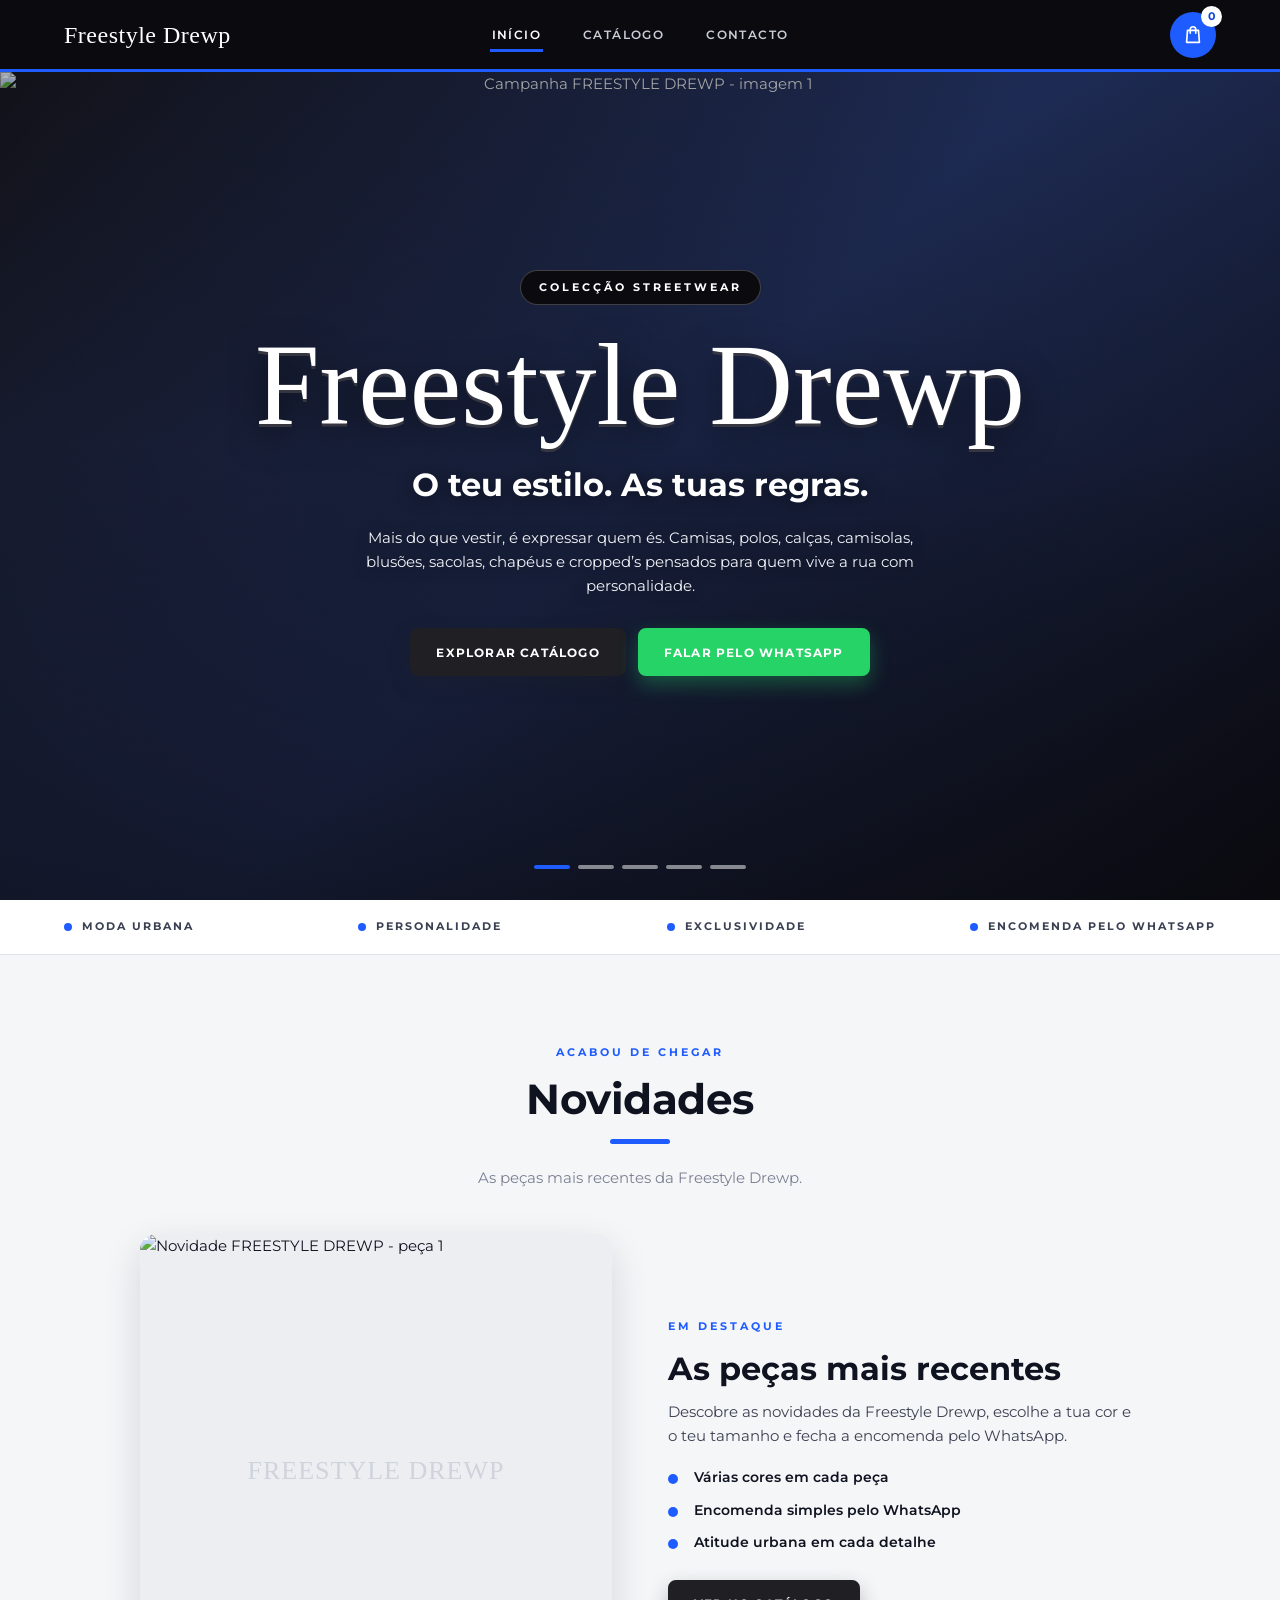
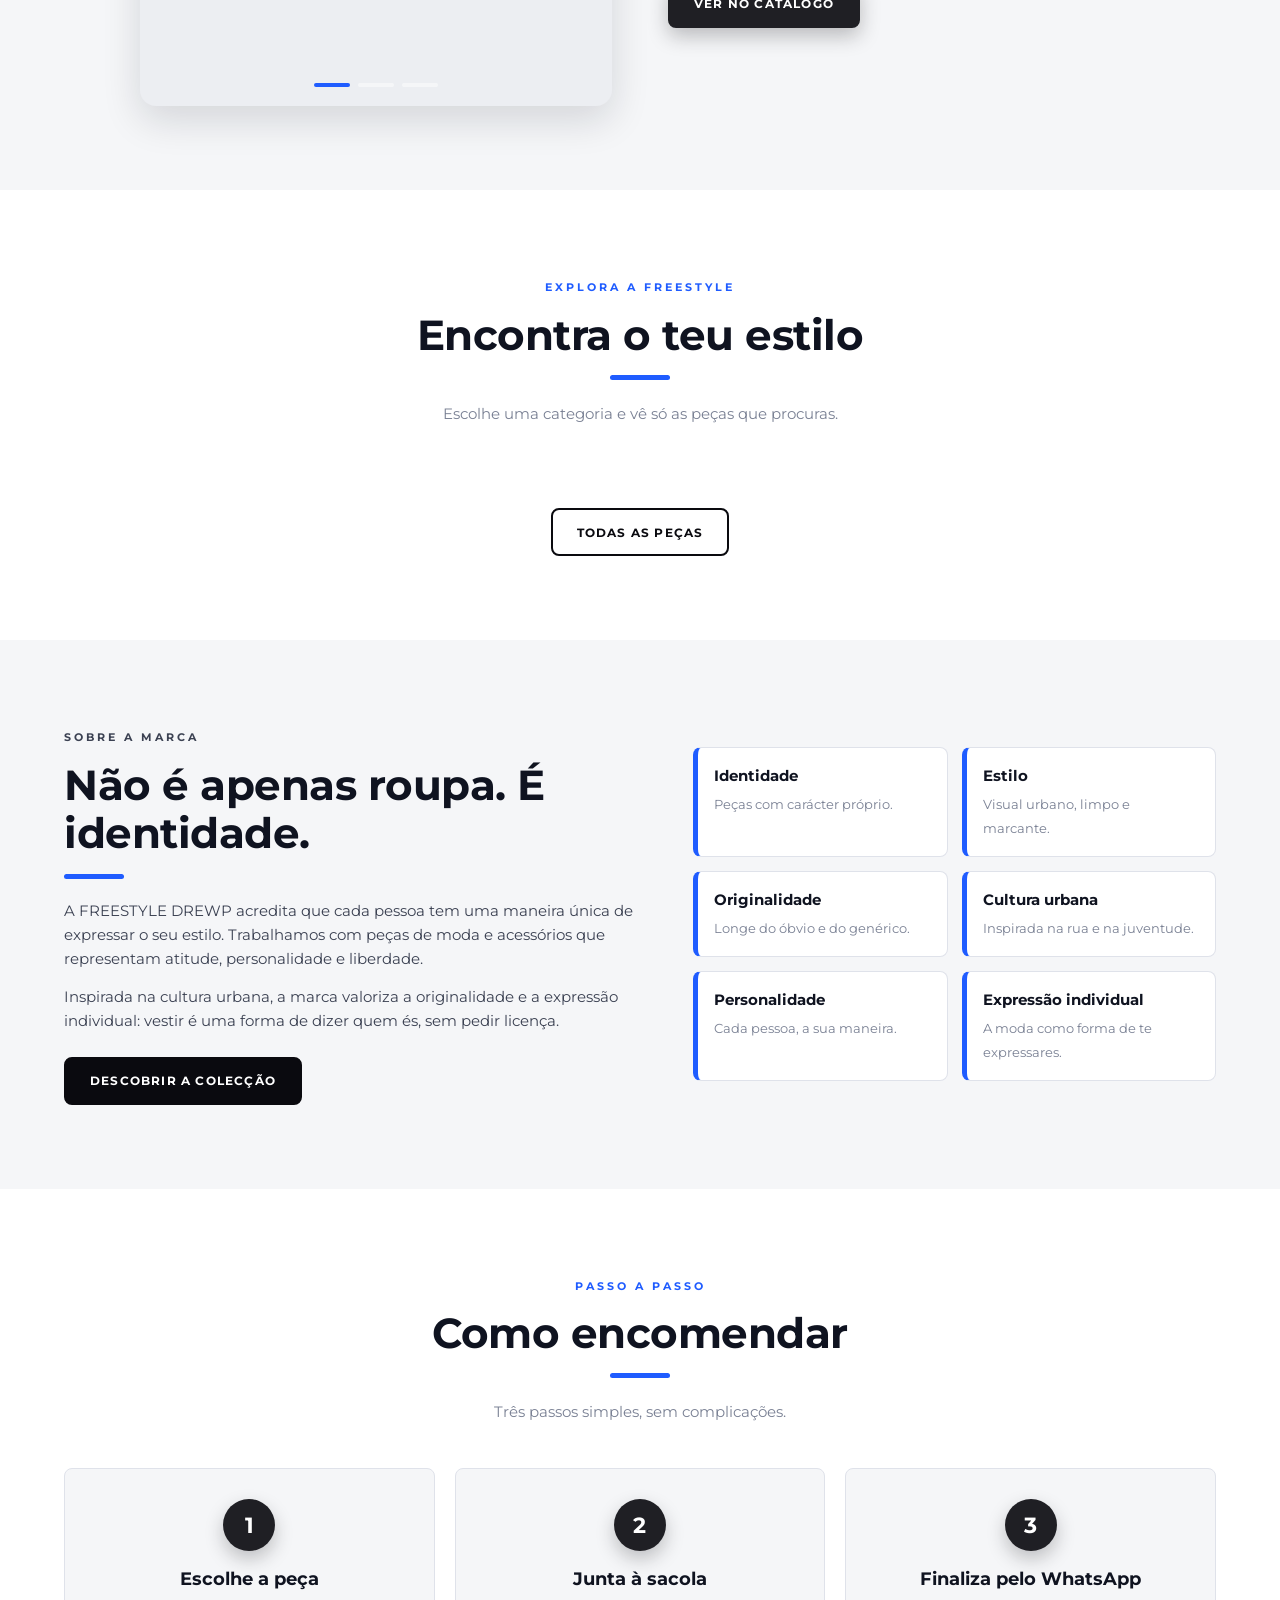
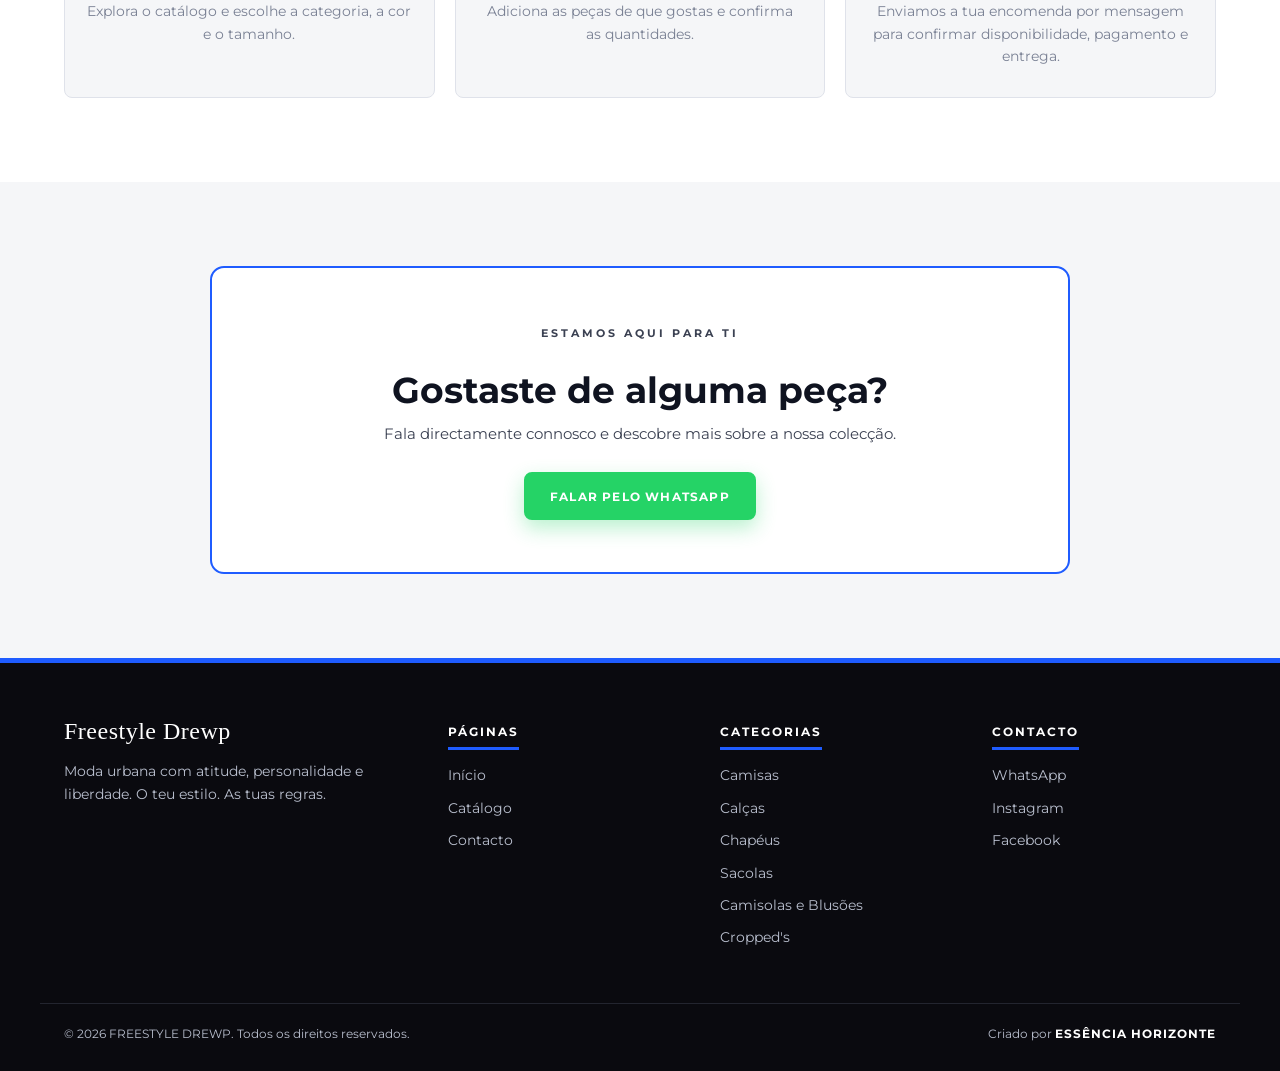
<file: index.html>
<!DOCTYPE html>
<html lang="pt">
<head>
  <meta charset="UTF-8">
  <meta name="viewport" content="width=device-width, initial-scale=1.0">
  <meta name="theme-color" content="#0a0a0f">
  <meta name="description" content="FREESTYLE DREWP - moda urbana e streetwear. Camisas, calças, chapéus, sacolas e camisolas.">
  <title>FREESTYLE DREWP | Início</title>
  <link rel="icon" href="data:image/svg+xml,%3Csvg xmlns=%27http://www.w3.org/2000/svg%27 viewBox=%270 0 64 64%27%3E%3Crect width=%2764%27 height=%2764%27 rx=%2714%27 fill=%27%230a0a0f%27/%3E%3Ctext x=%2732%27 y=%2745%27 font-size=%2740%27 font-family=%27Arial,sans-serif%27 font-weight=%27700%27 text-anchor=%27middle%27 fill=%27%23fff%27%3EF%3C/text%3E%3C/svg%3E">
  <link rel="preconnect" href="https://fonts.googleapis.com">
  <link rel="preconnect" href="https://fonts.gstatic.com" crossorigin>
  <!-- Fontes: carregam sem bloquear a página (mais rápido). Montserrat = texto, Permanent Marker = nome da marca -->
  <link rel="stylesheet" href="https://fonts.googleapis.com/css2?family=Montserrat:wght@400;500;600;700&family=Permanent+Marker&display=swap" media="print" onload="this.media='all'">
  <noscript><link rel="stylesheet" href="https://fonts.googleapis.com/css2?family=Montserrat:wght@400;500;600;700&family=Permanent+Marker&display=swap"></noscript>
  <link rel="stylesheet" href="./style.css">
  <script src="./public-config.js" defer></script>
  <script src="./public-sync.js" defer></script>
  <script src="./script.js" defer></script>
</head>
<body data-page="inicio">
  <!--
    ============================================================
    GUIA DESTA PÁGINA (INÍCIO) - só se vê no código
    ============================================================
    ORDEM: Cabeçalho > Apresentação (5 fundos) > Faixa > Novidades (3 imagens)
           > Encontra o teu estilo > Sobre a marca > Como encomendar
           > Chamada final > Rodapé > Sacola.

    O QUE O script.js FAZ AQUI
    - Troca sozinho os 5 fundos da apresentação (imagens de destaque carregadas pelo painel).
    - Troca sozinho as 3 imagens das Novidades (imagens de novidades carregadas pelo painel).
    - "Encontra o teu estilo": o JS põe a foto da PRIMEIRA peça com fotografias de
      cada categoria (foto FIXA, não muda). Categoria sem fotos = cartão escondido.
    - Liga os botões com data-whatsapp ao número definido no script.js.

    REGRAS: NÃO mudes os id="..." nem os atributos data-... (o script.js usa-os).
    Os TEXTOS, títulos e ligações podes mudar à vontade.
    ============================================================
  -->
  <a class="skip-link" href="#conteudo">Saltar para o conteúdo</a>

  <!-- CABEÇALHO: logótipo, menu (Início, Catálogo, Contacto) e ícone da sacola com o número de artigos. Fica fixo no topo. -->
  <header class="site-header" id="siteHeader">
    <div class="container header-inner">
      <a class="brand" href="index.html" aria-label="FREESTYLE DREWP - Início">
        <img class="brand-logo" alt="Logótipo FREESTYLE DREWP" hidden>
        <span class="brand-text">Freestyle Drewp</span>
      </a>

      <nav class="main-nav" id="mainNav" aria-label="Navegação principal">
        <a href="index.html" data-page-link="inicio">Início</a>
        <a href="catalogo.html" data-page-link="catalogo">Catálogo</a>
        <a href="contacto.html" data-page-link="contacto">Contacto</a>
      </nav>

      <div class="header-actions">
        <button type="button" class="bag-button" id="bagButton" aria-label="Abrir sacola de compras" aria-expanded="false">
          <svg viewBox="0 0 24 24" width="22" height="22" fill="none" stroke="currentColor" stroke-width="1.8" stroke-linecap="round" stroke-linejoin="round" aria-hidden="true">
            <path d="M6 7h12l1 13H5L6 7z"></path>
            <path d="M9 10V6a3 3 0 0 1 6 0v4"></path>
          </svg>
          <span class="bag-count" id="bagCount">0</span>
        </button>
        <button type="button" class="menu-toggle" id="menuToggle" aria-label="Abrir menu" aria-expanded="false" aria-controls="mainNav">
          <span></span><span></span><span></span>
        </button>
      </div>
    </div>
  </header>

  <main id="conteudo">
    <!-- APRESENTAÇÃO: 5 fundos que se trocam sozinhos -->
    <section class="hero" id="inicio" aria-label="Apresentação FREESTYLE DREWP">
      <!-- Fundos que se trocam sozinhos. Os 3 primeiros têm uma imagem de reserva em assets/; o 4.º e o 5.º só aparecem se forem carregados no painel (Imagem de destaque: hero-4, hero-5). -->
      <div class="hero-slides" id="heroSlides">
        <img class="hero-slide is-active" alt="Campanha FREESTYLE DREWP - imagem 1" fetchpriority="high">
        <img class="hero-slide" alt="Campanha FREESTYLE DREWP - imagem 2" fetchpriority="low" decoding="async">
        <img class="hero-slide" alt="Campanha FREESTYLE DREWP - imagem 3" fetchpriority="low" decoding="async">
        <img class="hero-slide" alt="Campanha FREESTYLE DREWP - imagem 4" fetchpriority="low" decoding="async">
        <img class="hero-slide" alt="Campanha FREESTYLE DREWP - imagem 5" fetchpriority="low" decoding="async">
      </div>
      <div class="hero-overlay"></div>

      <div class="container hero-content">
        <p class="eyebrow">Colecção streetwear</p>
        <h1 class="hero-brand">Freestyle Drewp</h1>
        <h2 class="hero-title">O teu estilo. As tuas regras.</h2>
        <p class="hero-text">Mais do que vestir, é expressar quem és. Camisas, polos, calças, camisolas, blusões, sacolas, chapéus e cropped’s pensados para quem vive a rua com personalidade.</p>
        <div class="hero-buttons">
          <a class="btn btn-graphite" href="catalogo.html">Explorar catálogo</a>
          <a class="btn btn-whatsapp" href="#" data-whatsapp>Falar pelo WhatsApp</a>
        </div>
      </div>

      <div class="hero-dots" id="heroDots"></div>
    </section>

    <!-- FAIXA: 4 palavras da marca por baixo da apresentação. Só texto, podes mudar. -->
    <section class="strip" aria-label="Destaques da marca">
      <div class="container strip-inner">
        <span>Moda urbana</span>
        <span>Personalidade</span>
        <span>Exclusividade</span>
        <span>Encomenda pelo WhatsApp</span>
      </div>
    </section>

    <!-- NOVIDADES: vitrine com 3 imagens que se trocam sozinhas (novidades1 a novidades3) e um botão para o catálogo. -->
    <section class="section section-alt" id="novidades">
      <div class="container">
        <header class="section-head">
          <p class="eyebrow">Acabou de chegar</p>
          <h2 class="section-title">Novidades</h2>
          <p class="section-text">As peças mais recentes da Freestyle Drewp.</p>
        </header>

        <!-- 3 imagens que se trocam sozinhas (novidades1, novidades2, novidades3; .png ou .jpg) -->
        <div class="showcase">
          <div class="showcase-media">
            <img class="showcase-slide is-active" alt="Novidade FREESTYLE DREWP - peça 1" loading="eager" fetchpriority="high" decoding="sync">
            <img class="showcase-slide" alt="Novidade FREESTYLE DREWP - peça 2" loading="eager" decoding="async">
            <img class="showcase-slide" alt="Novidade FREESTYLE DREWP - peça 3" loading="eager" decoding="async">
            <div class="showcase-dots" id="showcaseDots"></div>
          </div>

          <div class="showcase-info">
            <p class="eyebrow">Em destaque</p>
            <h3>As peças mais recentes</h3>
            <p>Descobre as novidades da Freestyle Drewp, escolhe a tua cor e o teu tamanho e fecha a encomenda pelo WhatsApp.</p>
            <ul class="showcase-points">
              <li>Várias cores em cada peça</li>
              <li>Encomenda simples pelo WhatsApp</li>
              <li>Atitude urbana em cada detalhe</li>
            </ul>
            <a class="btn btn-graphite" href="catalogo.html">Ver no catálogo</a>
          </div>
        </div>
      </div>
    </section>

    <!-- ENCONTRA O TEU ESTILO: um cartão por categoria. O script.js mostra a foto FIXA da primeira peça disponível de cada uma. -->
    <section class="section" id="categorias">
      <div class="container">
        <header class="section-head">
          <p class="eyebrow">Explora a Freestyle</p>
          <h2 class="section-title">Encontra o teu estilo</h2>
          <p class="section-text">Escolhe uma categoria e vê só as peças que procuras.</p>
        </header>

        <!-- Cada cartão começa escondido (hidden) e o script.js mostra-o com a foto fixa da primeira peça
             disponível da categoria. Não ponhas src nas imagens: o JS trata disso. -->
        <div class="category-grid">
          <a class="category-tile" href="catalogo.html?categoria=camisa" data-category="camisa" hidden>
            <img alt="" loading="lazy">
            <span class="category-label"><strong>Camisas</strong><small>Expressa o teu estilo</small></span>
          </a>
          <a class="category-tile" href="catalogo.html?categoria=calsa" data-category="calsa" hidden>
            <img alt="" loading="lazy">
            <span class="category-label"><strong>Calças</strong><small>Conforto e personalidade</small></span>
          </a>
          <a class="category-tile" href="catalogo.html?categoria=chapeu" data-category="chapeu" hidden>
            <img alt="" loading="lazy">
            <span class="category-label"><strong>Chapéus</strong><small>O detalhe que completa o visual</small></span>
          </a>
          <a class="category-tile" href="catalogo.html?categoria=sacola" data-category="sacola" hidden>
            <img alt="" loading="lazy">
            <span class="category-label"><strong>Sacolas</strong><small>Leva o teu estilo contigo</small></span>
          </a>
          <a class="category-tile" href="catalogo.html?categoria=camisola" data-category="camisola" hidden>
            <img alt="" loading="lazy">
            <span class="category-label"><strong>Camisolas e Blusões</strong><small>Conforto para todos os dias</small></span>
          </a>
          <a class="category-tile" href="catalogo.html?categoria=cropped" data-category="cropped" hidden>
            <img alt="" loading="lazy">
            <span class="category-label"><strong>Cropped's</strong><small>Estilo e personalidade</small></span>
          </a>
        </div>

        <div class="section-cta">
          <a class="btn btn-outline" href="catalogo.html">Todas as peças</a>
        </div>
      </div>
    </section>

    <!-- SOBRE A MARCA: texto institucional e os 6 valores da marca. Podes mudar os textos. -->
    <section class="section section-alt" id="sobre">
      <div class="container about-grid">
        <div class="about-text">
          <p class="eyebrow">Sobre a marca</p>
          <h2 class="section-title">Não é apenas roupa. É identidade.</h2>
          <p>A FREESTYLE DREWP acredita que cada pessoa tem uma maneira única de expressar o seu estilo. Trabalhamos com peças de moda e acessórios que representam atitude, personalidade e liberdade.</p>
          <p>Inspirada na cultura urbana, a marca valoriza a originalidade e a expressão individual: vestir é uma forma de dizer quem és, sem pedir licença.</p>
          <a class="btn btn-dark" href="catalogo.html">Descobrir a colecção</a>
        </div>
        <ul class="about-values">
          <li><strong>Identidade</strong><span>Peças com carácter próprio.</span></li>
          <li><strong>Estilo</strong><span>Visual urbano, limpo e marcante.</span></li>
          <li><strong>Originalidade</strong><span>Longe do óbvio e do genérico.</span></li>
          <li><strong>Cultura urbana</strong><span>Inspirada na rua e na juventude.</span></li>
          <li><strong>Personalidade</strong><span>Cada pessoa, a sua maneira.</span></li>
          <li><strong>Expressão individual</strong><span>A moda como forma de te expressares.</span></li>
        </ul>
      </div>
    </section>

    <!-- COMO ENCOMENDAR: os 3 passos (escolhe, junta à sacola, finaliza pelo WhatsApp). -->
    <section class="section" id="como-encomendar">
      <div class="container">
        <header class="section-head">
          <p class="eyebrow">Passo a passo</p>
          <h2 class="section-title">Como encomendar</h2>
          <p class="section-text">Três passos simples, sem complicações.</p>
        </header>

        <div class="steps">
          <article class="step">
            <span class="step-number">1</span>
            <h3>Escolhe a peça</h3>
            <p>Explora o catálogo e escolhe a categoria, a cor e o tamanho.</p>
          </article>
          <article class="step">
            <span class="step-number">2</span>
            <h3>Junta à sacola</h3>
            <p>Adiciona as peças de que gostas e confirma as quantidades.</p>
          </article>
          <article class="step">
            <span class="step-number">3</span>
            <h3>Finaliza pelo WhatsApp</h3>
            <p>Enviamos a tua encomenda por mensagem para confirmar disponibilidade, pagamento e entrega.</p>
          </article>
        </div>
      </div>
    </section>

    <!-- CHAMADA FINAL: caixa com o botão verde Falar pelo WhatsApp (o número vem do script.js). -->
    <section class="section section-alt">
      <div class="container">
        <div class="cta-box">
          <p class="eyebrow">Estamos aqui para ti</p>
          <h2>Gostaste de alguma peça?</h2>
          <p>Fala directamente connosco e descobre mais sobre a nossa colecção.</p>
          <a class="btn btn-whatsapp" href="#" data-whatsapp>Falar pelo WhatsApp</a>
        </div>
      </div>
    </section>
  </main>

  <!-- RODAPÉ: marca, ligações das páginas, categorias, contactos e o crédito ESSÊNCIA HORIZONTE. -->
  <footer class="site-footer">
    <div class="container footer-grid">
      <div class="footer-brand">
        <a class="brand" href="index.html" aria-label="FREESTYLE DREWP - Início">
          <img class="brand-logo" alt="Logótipo FREESTYLE DREWP" hidden>
          <span class="brand-text">Freestyle Drewp</span>
        </a>
        <p>Moda urbana com atitude, personalidade e liberdade. O teu estilo. As tuas regras.</p>
      </div>

      <div>
        <h4>Páginas</h4>
        <ul>
          <li><a href="index.html">Início</a></li>
          <li><a href="catalogo.html">Catálogo</a></li>
          <li><a href="contacto.html">Contacto</a></li>
        </ul>
      </div>

      <div>
        <h4>Categorias</h4>
        <ul>
          <li><a href="catalogo.html?categoria=camisa" data-go-category="camisa">Camisas</a></li>
          <li><a href="catalogo.html?categoria=calsa" data-go-category="calsa">Calças</a></li>
          <li><a href="catalogo.html?categoria=chapeu" data-go-category="chapeu">Chapéus</a></li>
          <li><a href="catalogo.html?categoria=sacola" data-go-category="sacola">Sacolas</a></li>
          <li><a href="catalogo.html?categoria=camisola" data-go-category="camisola">Camisolas e Blusões</a></li>
          <li><a href="catalogo.html?categoria=cropped" data-go-category="cropped">Cropped's</a></li>
        </ul>
      </div>

      <div>
        <h4>Contacto</h4>
        <ul>
          <li><a id="footerWhatsapp" href="#" target="_blank" rel="noopener">WhatsApp</a></li>
          <li><a id="footerInstagram" href="#" target="_blank" rel="noopener">Instagram</a></li>
          <li><a id="footerFacebook" href="#" target="_blank" rel="noopener">Facebook</a></li>
        </ul>
      </div>
    </div>

    <div class="container footer-bottom">
      <p>&copy; <span id="currentYear">2026</span> FREESTYLE DREWP. Todos os direitos reservados.</p>
      <p>Criado por <strong>ESSÊNCIA HORIZONTE</strong></p>
    </div>
  </footer>

  <!-- SACOLA: gaveta com as peças escolhidas, total e o botão Finalizar encomenda (abre o WhatsApp). O script.js preenche a lista. -->
  <div class="overlay" id="overlay" hidden></div>

  <aside class="bag-drawer" id="bagDrawer" aria-label="Sacola de compras" aria-hidden="true">
    <div class="bag-head">
      <h3>A tua sacola</h3>
      <button type="button" class="modal-close static" id="bagClose" aria-label="Fechar sacola">&times;</button>
    </div>

    <div class="bag-body">
      <p class="bag-empty" id="bagEmpty">A tua sacola está vazia. Explora o catálogo e escolhe as tuas peças.</p>
      <ul class="bag-items" id="bagItems"></ul>
    </div>

    <div class="bag-foot">
      <div class="bag-summary">
        <div><span>Artigos</span><strong id="bagSummaryCount">0</strong></div>
        <div><span>Total</span><strong id="bagTotal">Preço sob consulta</strong></div>
      </div>
      <button type="button" class="btn btn-whatsapp btn-block" id="bagCheckout">Finalizar encomenda</button>
      <div class="bag-secondary">
        <button type="button" class="btn btn-outline" id="bagContinue">Continuar a comprar</button>
        <button type="button" class="btn btn-outline" id="bagClear">Esvaziar sacola</button>
      </div>
    </div>
  </aside>

  <!-- NOTIFICAÇÕES: mensagens pequenas que aparecem em baixo (Produto adicionado, Sacola esvaziada, etc.). -->
  <div class="toast-container" id="toastContainer" aria-live="polite" aria-atomic="false"></div>
</body>
</html>
</file>
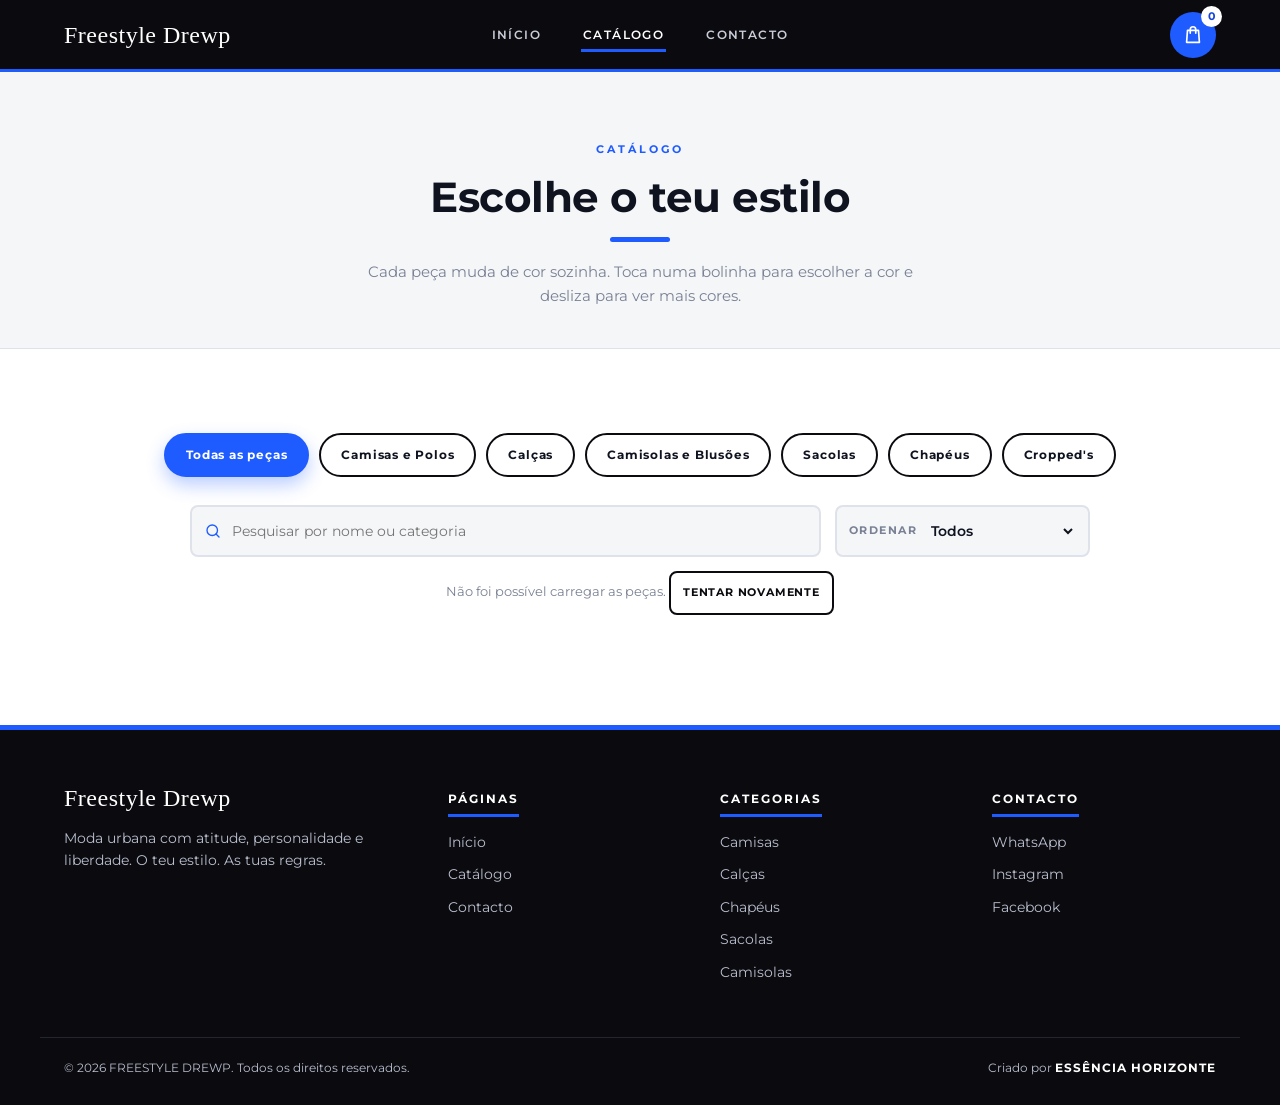
<file: catalogo.html>
<!DOCTYPE html>
<html lang="pt">
<head>
  <meta charset="UTF-8">
  <meta name="viewport" content="width=device-width, initial-scale=1.0">
  <meta name="theme-color" content="#0a0a0f">
  <meta name="description" content="Catálogo FREESTYLE DREWP. Camisas, polos, calças, camisolas, blusões, sacolas, chapéus e cropped’s em várias cores.">
  <title>Catálogo | FREESTYLE DREWP</title>
  <link rel="icon" href="data:image/svg+xml,%3Csvg xmlns=%27http://www.w3.org/2000/svg%27 viewBox=%270 0 64 64%27%3E%3Crect width=%2764%27 height=%2764%27 rx=%2714%27 fill=%27%230a0a0f%27/%3E%3Ctext x=%2732%27 y=%2745%27 font-size=%2740%27 font-family=%27Arial,sans-serif%27 font-weight=%27700%27 text-anchor=%27middle%27 fill=%27%23fff%27%3EF%3C/text%3E%3C/svg%3E">
  <link rel="preconnect" href="https://fonts.googleapis.com">
  <link rel="preconnect" href="https://fonts.gstatic.com" crossorigin>
  <!-- Fontes: carregam sem bloquear a página (mais rápido). Montserrat = texto, Permanent Marker = nome da marca -->
  <link rel="stylesheet" href="https://fonts.googleapis.com/css2?family=Montserrat:wght@400;500;600;700&family=Permanent+Marker&display=swap" media="print" onload="this.media='all'">
  <noscript><link rel="stylesheet" href="https://fonts.googleapis.com/css2?family=Montserrat:wght@400;500;600;700&family=Permanent+Marker&display=swap"></noscript>
  <link rel="stylesheet" href="./style.css">
  <script src="./public-config.js" defer></script>
  <script src="./public-sync.js" defer></script>
  <script src="./script.js" defer></script>
</head>
<body data-page="catalogo">
  <!--
    ============================================================
    GUIA DESTA PÁGINA (CATÁLOGO) - só se vê no código
    ============================================================
    NÃO escrevas produtos à mão aqui. O script.js desenha os cartões dentro do
    bloco productGrid e mostra os produtos com fotografias disponíveis.
    Os produtos e fotografias são geridos exclusivamente pelo painel administrativo.

    PARTES: Filtros por categoria (categoryFilters) > Pesquisa (searchInput)
            > Ordenar (sortSelect) > Grelha de produtos (productGrid)
            > Mensagem "nenhum produto" (emptyState) > Janela de detalhes (productModal)
            > Sacola (bagDrawer).
    Filtros de categorias sem peças com fotos são escondidos automaticamente.

    REGRAS: NÃO mudes os id="..." nem os data-... (o script.js usa-os).
    ============================================================
  -->
  <a class="skip-link" href="#catalogo">Saltar para o catálogo</a>

  <!-- CABEÇALHO: logótipo, menu (Início, Catálogo, Contacto) e ícone da sacola com o número de artigos. Fica fixo no topo. -->
  <header class="site-header" id="siteHeader">
    <div class="container header-inner">
      <a class="brand" href="index.html" aria-label="FREESTYLE DREWP - Início">
        <img class="brand-logo" alt="Logótipo FREESTYLE DREWP" hidden>
        <span class="brand-text">Freestyle Drewp</span>
      </a>

      <nav class="main-nav" id="mainNav" aria-label="Navegação principal">
        <a href="index.html" data-page-link="inicio">Início</a>
        <a href="catalogo.html" data-page-link="catalogo">Catálogo</a>
        <a href="contacto.html" data-page-link="contacto">Contacto</a>
      </nav>

      <div class="header-actions">
        <button type="button" class="bag-button" id="bagButton" aria-label="Abrir sacola de compras" aria-expanded="false">
          <svg viewBox="0 0 24 24" width="22" height="22" fill="none" stroke="currentColor" stroke-width="1.8" stroke-linecap="round" stroke-linejoin="round" aria-hidden="true">
            <path d="M6 7h12l1 13H5L6 7z"></path>
            <path d="M9 10V6a3 3 0 0 1 6 0v4"></path>
          </svg>
          <span class="bag-count" id="bagCount">0</span>
        </button>
        <button type="button" class="menu-toggle" id="menuToggle" aria-label="Abrir menu" aria-expanded="false" aria-controls="mainNav">
          <span></span><span></span><span></span>
        </button>
      </div>
    </div>
  </header>

  <main>
    <!-- TÍTULO DA PÁGINA: cabeçalho do catálogo. Só texto. -->
    <section class="page-hero">
      <div class="container">
        <p class="eyebrow">Catálogo</p>
        <h1 class="section-title">Escolhe o teu estilo</h1>
        <p class="section-text">Cada peça muda de cor sozinha. Toca numa bolinha para escolher a cor e desliza para ver mais cores.</p>
      </div>
    </section>

    <!-- CATÁLOGO: filtros por categoria, pesquisa, ordenação e a grelha de peças (desenhada pelo script.js). -->
    <section class="section" id="catalogo">
      <div class="container">
        <!-- Botões de categoria. Os que não têm peças com fotografias são escondidos pelo JS. -->
        <div class="filters" id="categoryFilters" role="group" aria-label="Filtrar por categoria">
          <button type="button" class="filter-btn is-active" data-category="todas" aria-pressed="true">Todas as peças</button>
          <button type="button" class="filter-btn" data-category="camisa" aria-pressed="false">Camisas e Polos</button>
          <button type="button" class="filter-btn" data-category="calsa" aria-pressed="false">Calças</button>
          <button type="button" class="filter-btn" data-category="camisola" aria-pressed="false">Camisolas e Blusões</button>
          <button type="button" class="filter-btn" data-category="sacola" aria-pressed="false">Sacolas</button>
          <button type="button" class="filter-btn" data-category="chapeu" aria-pressed="false">Chapéus</button>
          <button type="button" class="filter-btn" data-category="cropped" aria-pressed="false">Cropped's</button>
        </div>

        <div class="toolbar">
          <div class="search-box">
            <label for="searchInput" class="visually-hidden">Pesquisar produtos</label>
            <svg viewBox="0 0 24 24" width="18" height="18" fill="none" stroke="currentColor" stroke-width="1.8" stroke-linecap="round" aria-hidden="true">
              <circle cx="11" cy="11" r="7"></circle>
              <path d="M20 20l-4-4"></path>
            </svg>
            <input type="search" id="searchInput" placeholder="Pesquisar por nome ou categoria" autocomplete="off">
            <button type="button" class="search-clear" id="searchClear" aria-label="Limpar pesquisa" hidden>&times;</button>
          </div>

          <div class="sort-box">
            <label for="sortSelect">Ordenar</label>
            <select id="sortSelect">
              <option value="todos">Todos</option>
              <option value="recentes">Mais recentes</option>
              <option value="alfabetica">Ordem alfabética</option>
              <option value="preco-asc">Menor preço</option>
              <option value="preco-desc">Maior preço</option>
            </select>
          </div>
        </div>

        <p class="result-count" id="resultCount" aria-live="polite"></p>

        <!-- O script.js desenha aqui os cartões (só peças com fotografias, na ordem do catálogo) -->
        <div class="product-grid" id="productGrid"></div>

        <div class="empty-state" id="emptyState" hidden>
          <h3>Nenhum produto encontrado</h3>
          <p>Não encontrámos peças para esta pesquisa. Tenta outro nome ou limpa a pesquisa.</p>
          <button type="button" class="btn btn-primary" id="resetFilters">Limpar pesquisa</button>
        </div>
      </div>
    </section>
  </main>

  <!-- RODAPÉ: marca, ligações das páginas, categorias, contactos e o crédito ESSÊNCIA HORIZONTE. -->
  <footer class="site-footer">
    <div class="container footer-grid">
      <div class="footer-brand">
        <a class="brand" href="index.html" aria-label="FREESTYLE DREWP - Início">
          <img class="brand-logo" alt="Logótipo FREESTYLE DREWP" hidden>
          <span class="brand-text">Freestyle Drewp</span>
        </a>
        <p>Moda urbana com atitude, personalidade e liberdade. O teu estilo. As tuas regras.</p>
      </div>

      <div>
        <h4>Páginas</h4>
        <ul>
          <li><a href="index.html">Início</a></li>
          <li><a href="catalogo.html">Catálogo</a></li>
          <li><a href="contacto.html">Contacto</a></li>
        </ul>
      </div>

      <div>
        <h4>Categorias</h4>
        <ul>
          <li><a href="catalogo.html?categoria=camisa" data-go-category="camisa">Camisas</a></li>
          <li><a href="catalogo.html?categoria=calsa" data-go-category="calsa">Calças</a></li>
          <li><a href="catalogo.html?categoria=chapeu" data-go-category="chapeu">Chapéus</a></li>
          <li><a href="catalogo.html?categoria=sacola" data-go-category="sacola">Sacolas</a></li>
          <li><a href="catalogo.html?categoria=camisola" data-go-category="camisola">Camisolas</a></li>
        </ul>
      </div>

      <div>
        <h4>Contacto</h4>
        <ul>
          <li><a id="footerWhatsapp" href="#" target="_blank" rel="noopener">WhatsApp</a></li>
          <li><a id="footerInstagram" href="#" target="_blank" rel="noopener">Instagram</a></li>
          <li><a id="footerFacebook" href="#" target="_blank" rel="noopener">Facebook</a></li>
        </ul>
      </div>
    </div>

    <div class="container footer-bottom">
      <p>&copy; <span id="currentYear">2026</span> FREESTYLE DREWP. Todos os direitos reservados.</p>
      <p>Criado por <strong>ESSÊNCIA HORIZONTE</strong></p>
    </div>
  </footer>

  <!-- JANELA DE DETALHES: abre ao tocar numa peça. Foto grande, cores, tamanho, quantidade e adicionar à sacola. O script.js preenche. -->
  <div class="modal" id="productModal" role="dialog" aria-modal="true" aria-labelledby="modalName" hidden>
    <div class="modal-box">
      <button type="button" class="modal-close" id="modalClose" aria-label="Fechar detalhes">&times;</button>

      <div class="modal-image">
        <img id="modalImage" src="[data-uri]" alt="">
      </div>

      <div class="modal-info">
        <p class="product-category" id="modalCategory"></p>
        <h3 id="modalName"></h3>
        <p class="product-code" id="modalId"></p>
        <p class="modal-description" id="modalDescription"></p>
        <p class="product-price" id="modalPrice"></p>
        <p class="product-stock" id="modalStock"></p>

        <div class="field">
          <span class="field-label" id="modalColorLabel">Cor</span>
          <div class="color-picker" id="modalColors" role="group" aria-labelledby="modalColorLabel"></div>
          <p class="color-name" id="modalColorName" aria-live="polite"></p>
        </div>

        <div class="field">
          <label for="modalSize">Tamanho</label>
          <select id="modalSize"></select>
        </div>

        <div class="field">
          <span class="field-label" id="modalQtyLabel">Quantidade</span>
          <div class="qty" role="group" aria-labelledby="modalQtyLabel">
            <button type="button" id="modalQtyMinus" aria-label="Diminuir quantidade">&minus;</button>
            <span id="modalQty" aria-live="polite">1</span>
            <button type="button" id="modalQtyPlus" aria-label="Aumentar quantidade">+</button>
          </div>
        </div>

        <button type="button" class="btn btn-primary btn-block" id="modalAdd">Adicionar à sacola</button>
      </div>
    </div>
  </div>

  <!-- SACOLA: gaveta com as peças escolhidas, total e o botão Finalizar encomenda (abre o WhatsApp). O script.js preenche a lista. -->
  <div class="overlay" id="overlay" hidden></div>

  <aside class="bag-drawer" id="bagDrawer" aria-label="Sacola de compras" aria-hidden="true">
    <div class="bag-head">
      <h3>A tua sacola</h3>
      <button type="button" class="modal-close static" id="bagClose" aria-label="Fechar sacola">&times;</button>
    </div>

    <div class="bag-body">
      <p class="bag-empty" id="bagEmpty">A tua sacola está vazia. Explora o catálogo e escolhe as tuas peças.</p>
      <ul class="bag-items" id="bagItems"></ul>
    </div>

    <div class="bag-foot">
      <div class="bag-summary">
        <div><span>Artigos</span><strong id="bagSummaryCount">0</strong></div>
        <div><span>Total</span><strong id="bagTotal">Preço sob consulta</strong></div>
      </div>
      <button type="button" class="btn btn-whatsapp btn-block" id="bagCheckout">Finalizar encomenda</button>
      <div class="bag-secondary">
        <button type="button" class="btn btn-outline" id="bagContinue">Continuar a comprar</button>
        <button type="button" class="btn btn-outline" id="bagClear">Esvaziar sacola</button>
      </div>
    </div>
  </aside>

  <!-- NOTIFICAÇÕES: mensagens pequenas que aparecem em baixo (Produto adicionado, Sacola esvaziada, etc.). -->
  <div class="toast-container" id="toastContainer" aria-live="polite" aria-atomic="false"></div>
</body>
</html>
</file>
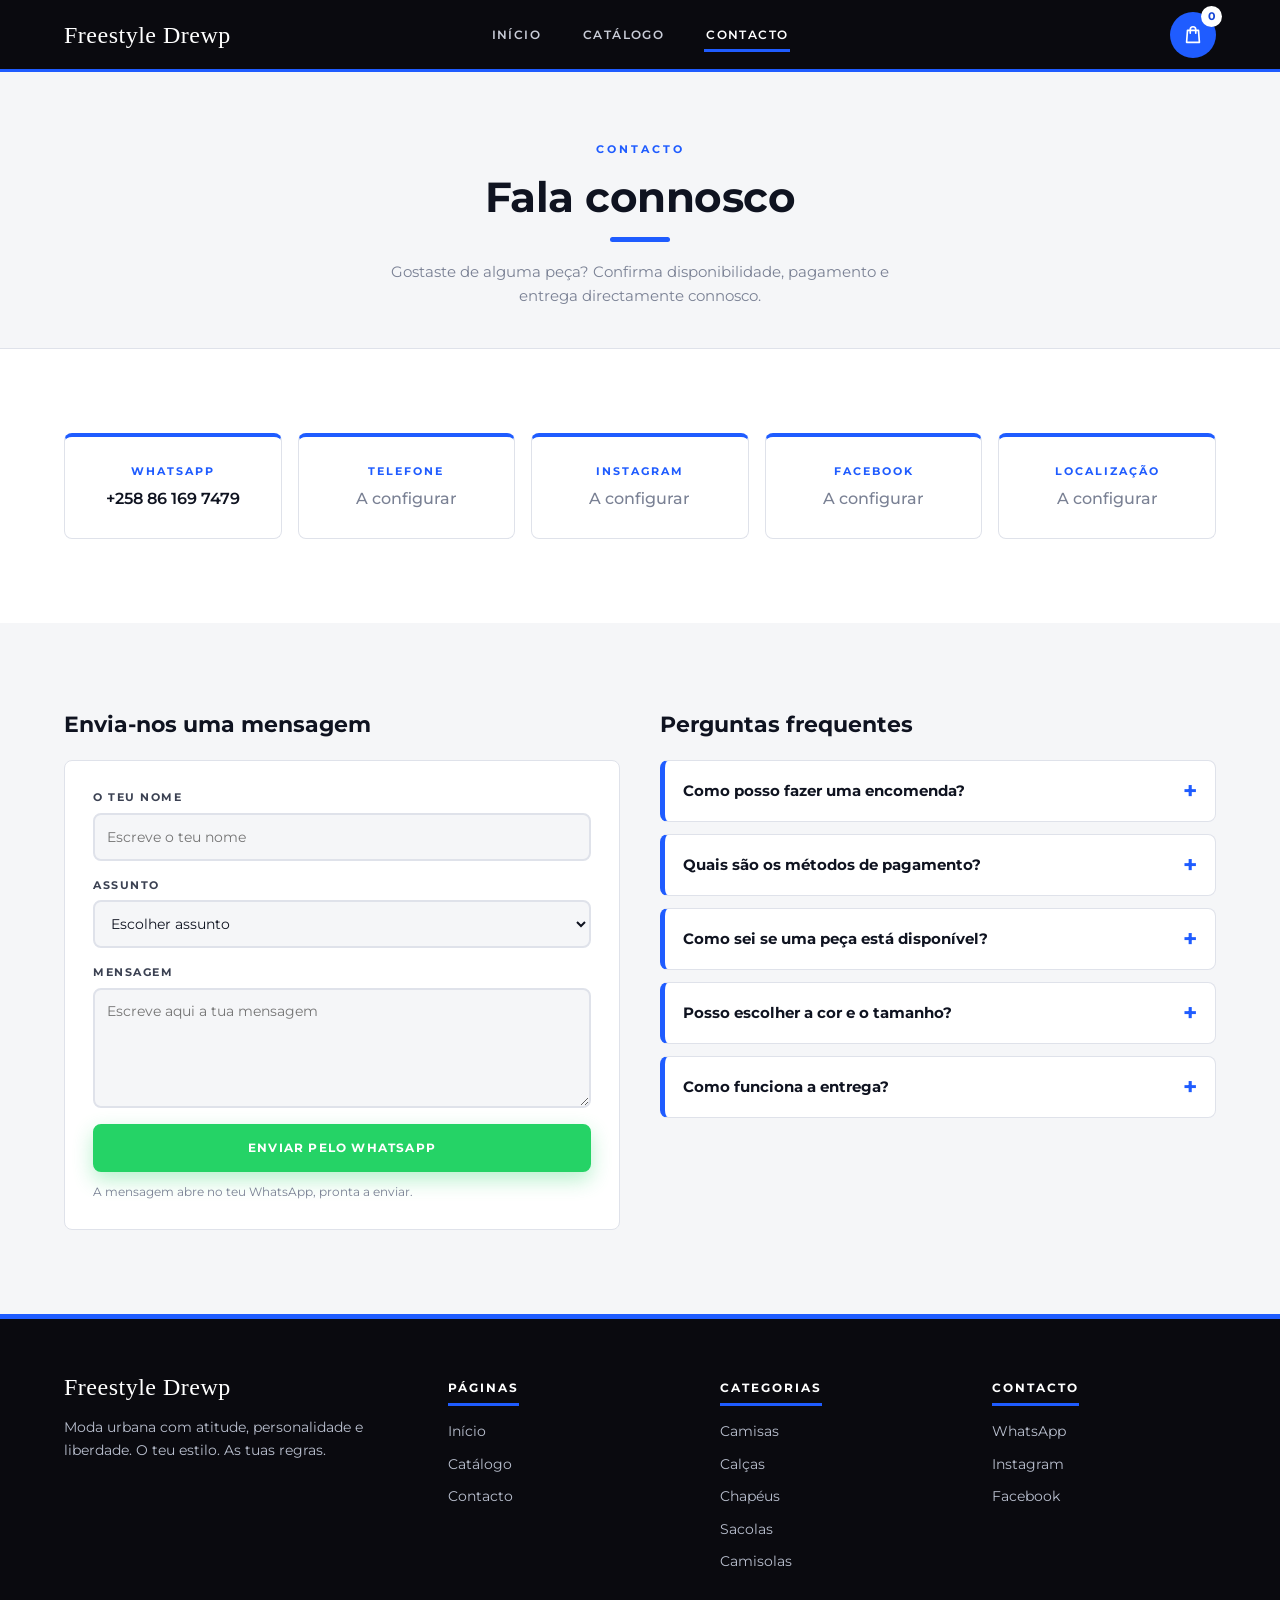
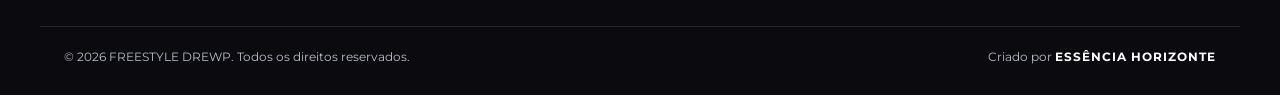
<file: contacto.html>
<!DOCTYPE html>
<html lang="pt">
<head>
  <meta charset="UTF-8">
  <meta name="viewport" content="width=device-width, initial-scale=1.0">
  <meta name="theme-color" content="#0a0a0f">
  <meta name="description" content="Contacta a FREESTYLE DREWP pelo WhatsApp, telefone ou redes sociais.">
  <title>Contacto | FREESTYLE DREWP</title>
  <link rel="icon" href="data:image/svg+xml,%3Csvg xmlns=%27http://www.w3.org/2000/svg%27 viewBox=%270 0 64 64%27%3E%3Crect width=%2764%27 height=%2764%27 rx=%2714%27 fill=%27%230a0a0f%27/%3E%3Ctext x=%2732%27 y=%2745%27 font-size=%2740%27 font-family=%27Arial,sans-serif%27 font-weight=%27700%27 text-anchor=%27middle%27 fill=%27%23fff%27%3EF%3C/text%3E%3C/svg%3E">
  <link rel="preconnect" href="https://fonts.googleapis.com">
  <link rel="preconnect" href="https://fonts.gstatic.com" crossorigin>
  <!-- Fontes: carregam sem bloquear a página (mais rápido). Montserrat = texto, Permanent Marker = nome da marca -->
  <link rel="stylesheet" href="https://fonts.googleapis.com/css2?family=Montserrat:wght@400;500;600;700&family=Permanent+Marker&display=swap" media="print" onload="this.media='all'">
  <noscript><link rel="stylesheet" href="https://fonts.googleapis.com/css2?family=Montserrat:wght@400;500;600;700&family=Permanent+Marker&display=swap"></noscript>
  <link rel="stylesheet" href="./style.css">
  <script src="./public-config.js" defer></script>
  <script src="./public-sync.js" defer></script>
  <script src="./script.js" defer></script>
</head>
<body data-page="contacto">
  <!--
    ============================================================
    GUIA DESTA PÁGINA (CONTACTO) - só se vê no código
    ============================================================
    OS DADOS (WhatsApp, telefone, Instagram, Facebook, localização) NÃO se escrevem
    aqui: edita CONFIG no início do script.js e esta página actualiza sozinha.
    Contactos vazios aparecem como "A configurar".
    O formulário não envia e-mail: abre o WhatsApp com a mensagem pronta.

    REGRAS: NÃO mudes os id="..." (contactWhatsapp, contactForm, etc.).
    Os TEXTOS e as perguntas frequentes podes mudar à vontade.
    ============================================================
  -->
  <a class="skip-link" href="#conteudo">Saltar para o conteúdo</a>

  <!-- CABEÇALHO: logótipo, menu (Início, Catálogo, Contacto) e ícone da sacola com o número de artigos. Fica fixo no topo. -->
  <header class="site-header" id="siteHeader">
    <div class="container header-inner">
      <a class="brand" href="index.html" aria-label="FREESTYLE DREWP - Início">
        <img class="brand-logo" alt="Logótipo FREESTYLE DREWP" hidden>
        <span class="brand-text">Freestyle Drewp</span>
      </a>

      <nav class="main-nav" id="mainNav" aria-label="Navegação principal">
        <a href="index.html" data-page-link="inicio">Início</a>
        <a href="catalogo.html" data-page-link="catalogo">Catálogo</a>
        <a href="contacto.html" data-page-link="contacto">Contacto</a>
      </nav>

      <div class="header-actions">
        <button type="button" class="bag-button" id="bagButton" aria-label="Abrir sacola de compras" aria-expanded="false">
          <svg viewBox="0 0 24 24" width="22" height="22" fill="none" stroke="currentColor" stroke-width="1.8" stroke-linecap="round" stroke-linejoin="round" aria-hidden="true">
            <path d="M6 7h12l1 13H5L6 7z"></path>
            <path d="M9 10V6a3 3 0 0 1 6 0v4"></path>
          </svg>
          <span class="bag-count" id="bagCount">0</span>
        </button>
        <button type="button" class="menu-toggle" id="menuToggle" aria-label="Abrir menu" aria-expanded="false" aria-controls="mainNav">
          <span></span><span></span><span></span>
        </button>
      </div>
    </div>
  </header>

  <main id="conteudo">
    <!-- TÍTULO DA PÁGINA: cabeçalho do contacto. Só texto. -->
    <section class="page-hero">
      <div class="container">
        <p class="eyebrow">Contacto</p>
        <h1 class="section-title">Fala connosco</h1>
        <p class="section-text">Gostaste de alguma peça? Confirma disponibilidade, pagamento e entrega directamente connosco.</p>
      </div>
    </section>

    <!-- CONTACTOS: cartões com WhatsApp, telefone, Instagram, Facebook e localização (valores vêm de CONFIG no script.js). -->
    <section class="section">
      <div class="container">
        <div class="contact-grid">
          <a class="contact-card" id="contactWhatsapp" href="#" target="_blank" rel="noopener">
            <span class="contact-label">WhatsApp</span>
            <span class="contact-value" id="contactWhatsappText">A configurar</span>
          </a>
          <a class="contact-card" id="contactPhone" href="#">
            <span class="contact-label">Telefone</span>
            <span class="contact-value" id="contactPhoneText">A configurar</span>
          </a>
          <a class="contact-card" id="contactInstagram" href="#" target="_blank" rel="noopener">
            <span class="contact-label">Instagram</span>
            <span class="contact-value" id="contactInstagramText">A configurar</span>
          </a>
          <a class="contact-card" id="contactFacebook" href="#" target="_blank" rel="noopener">
            <span class="contact-label">Facebook</span>
            <span class="contact-value" id="contactFacebookText">A configurar</span>
          </a>
          <div class="contact-card" id="contactLocation">
            <span class="contact-label">Localização</span>
            <span class="contact-value" id="contactLocationText">A configurar</span>
          </div>
        </div>
      </div>
    </section>

    <!-- MENSAGEM E PERGUNTAS FREQUENTES: formulário que abre o WhatsApp com a mensagem pronta e as perguntas frequentes. -->
    <section class="section section-alt">
      <div class="container contact-layout">
        <div>
          <h3>Envia-nos uma mensagem</h3>
          <form class="form-box" id="contactForm" novalidate>
            <div class="form-field">
              <label for="formName">O teu nome</label>
              <input type="text" id="formName" name="nome" autocomplete="name" placeholder="Escreve o teu nome">
            </div>
            <div class="form-field">
              <label for="formSubject">Assunto</label>
              <select id="formSubject" name="assunto">
                <option value="">Escolher assunto</option>
                <option value="Encomenda">Encomenda</option>
                <option value="Disponibilidade">Disponibilidade</option>
                <option value="Preços">Preços</option>
                <option value="Entrega">Entrega</option>
                <option value="Outro assunto">Outro assunto</option>
              </select>
            </div>
            <div class="form-field">
              <label for="formMessage">Mensagem</label>
              <textarea id="formMessage" name="mensagem" placeholder="Escreve aqui a tua mensagem"></textarea>
            </div>
            <button type="submit" class="btn btn-whatsapp btn-block">Enviar pelo WhatsApp</button>
            <p class="form-note">A mensagem abre no teu WhatsApp, pronta a enviar.</p>
          </form>
        </div>

        <div>
          <h3>Perguntas frequentes</h3>
          <div class="faq-list">
            <details class="faq-item">
              <summary>Como posso fazer uma encomenda?</summary>
              <p>Escolhe as peças no catálogo, selecciona a cor e o tamanho, junta à sacola e finaliza a encomenda pelo WhatsApp.</p>
            </details>
            <details class="faq-item">
              <summary>Quais são os métodos de pagamento?</summary>
              <p>Para conhecer os métodos de pagamento disponíveis, entra em contacto connosco pelo WhatsApp.</p>
            </details>
            <details class="faq-item">
              <summary>Como sei se uma peça está disponível?</summary>
              <p>Envia a tua selecção pelo WhatsApp e a nossa equipa confirma a disponibilidade.</p>
            </details>
            <details class="faq-item">
              <summary>Posso escolher a cor e o tamanho?</summary>
              <p>Sim. Cada peça mostra as cores em bolinhas e, nas roupas, podes escolher o tamanho antes de adicionar à sacola.</p>
            </details>
            <details class="faq-item">
              <summary>Como funciona a entrega?</summary>
              <p>Contacta-nos pelo WhatsApp para saberes as condições e as zonas de entrega.</p>
            </details>
          </div>
        </div>
      </div>
    </section>
  </main>

  <!-- RODAPÉ: marca, ligações das páginas, categorias, contactos e o crédito ESSÊNCIA HORIZONTE. -->
  <footer class="site-footer">
    <div class="container footer-grid">
      <div class="footer-brand">
        <a class="brand" href="index.html" aria-label="FREESTYLE DREWP - Início">
          <img class="brand-logo" alt="Logótipo FREESTYLE DREWP" hidden>
          <span class="brand-text">Freestyle Drewp</span>
        </a>
        <p>Moda urbana com atitude, personalidade e liberdade. O teu estilo. As tuas regras.</p>
      </div>

      <div>
        <h4>Páginas</h4>
        <ul>
          <li><a href="index.html">Início</a></li>
          <li><a href="catalogo.html">Catálogo</a></li>
          <li><a href="contacto.html">Contacto</a></li>
        </ul>
      </div>

      <div>
        <h4>Categorias</h4>
        <ul>
          <li><a href="catalogo.html?categoria=camisa" data-go-category="camisa">Camisas</a></li>
          <li><a href="catalogo.html?categoria=calsa" data-go-category="calsa">Calças</a></li>
          <li><a href="catalogo.html?categoria=chapeu" data-go-category="chapeu">Chapéus</a></li>
          <li><a href="catalogo.html?categoria=sacola" data-go-category="sacola">Sacolas</a></li>
          <li><a href="catalogo.html?categoria=camisola" data-go-category="camisola">Camisolas</a></li>
        </ul>
      </div>

      <div>
        <h4>Contacto</h4>
        <ul>
          <li><a id="footerWhatsapp" href="#" target="_blank" rel="noopener">WhatsApp</a></li>
          <li><a id="footerInstagram" href="#" target="_blank" rel="noopener">Instagram</a></li>
          <li><a id="footerFacebook" href="#" target="_blank" rel="noopener">Facebook</a></li>
        </ul>
      </div>
    </div>

    <div class="container footer-bottom">
      <p>&copy; <span id="currentYear">2026</span> FREESTYLE DREWP. Todos os direitos reservados.</p>
      <p>Criado por <strong>ESSÊNCIA HORIZONTE</strong></p>
    </div>
  </footer>

  <!-- SACOLA: gaveta com as peças escolhidas, total e o botão Finalizar encomenda (abre o WhatsApp). O script.js preenche a lista. -->
  <div class="overlay" id="overlay" hidden></div>

  <aside class="bag-drawer" id="bagDrawer" aria-label="Sacola de compras" aria-hidden="true">
    <div class="bag-head">
      <h3>A tua sacola</h3>
      <button type="button" class="modal-close static" id="bagClose" aria-label="Fechar sacola">&times;</button>
    </div>

    <div class="bag-body">
      <p class="bag-empty" id="bagEmpty">A tua sacola está vazia. Explora o catálogo e escolhe as tuas peças.</p>
      <ul class="bag-items" id="bagItems"></ul>
    </div>

    <div class="bag-foot">
      <div class="bag-summary">
        <div><span>Artigos</span><strong id="bagSummaryCount">0</strong></div>
        <div><span>Total</span><strong id="bagTotal">Preço sob consulta</strong></div>
      </div>
      <button type="button" class="btn btn-whatsapp btn-block" id="bagCheckout">Finalizar encomenda</button>
      <div class="bag-secondary">
        <button type="button" class="btn btn-outline" id="bagContinue">Continuar a comprar</button>
        <button type="button" class="btn btn-outline" id="bagClear">Esvaziar sacola</button>
      </div>
    </div>
  </aside>

  <!-- NOTIFICAÇÕES: mensagens pequenas que aparecem em baixo (Produto adicionado, Sacola esvaziada, etc.). -->
  <div class="toast-container" id="toastContainer" aria-live="polite" aria-atomic="false"></div>
</body>
</html>
</file>
<file: style.css>
/* ==========================================================
   FREESTYLE DREWP - style.css  (partilhado: Início, Catálogo, Contacto)
   ==========================================================

   GUIA RÁPIDO (só se vê aqui no código; os clientes não vêem)
   ----------------------------------------------------------
   Este ficheiro controla TODO o visual. Não tem nada de funcionamento:
   quem faz o site "trabalhar" é o script.js.

   MUDAR CORES / MEDIDAS  ->  bloco ":root" logo abaixo
      --blue / --blue-dark      azul da marca (botões, detalhes, filtros activos)
      --graphite                preto-cinza escuro (botões do catálogo, círculos 1 2 3)
      --whatsapp                verde do WhatsApp
      --black / --paper         preto do cabeçalho e rodapé / cinza claro de fundo das secções
      --header-h                altura do cabeçalho fixo
      --page-w                  largura máxima do conteúdo no computador
      --dot-slot / --dot-pad    tamanho das bolinhas de cor

   ONDE ESTÁ CADA PARTE (procura o título com traços, ex.: "---------- Cabeçalho (preto, fixo no topo) ----------")
      Botões (.btn-*) > Cabeçalho (.site-header) > Início: apresentação (.hero)
      > Faixa (.strip) > Secções (.section, .section-alt) > Início: categorias
      (.category-tile = "Encontra o teu estilo") > Sobre, passos, chamada final
      > Início: novidades (.showcase) > Páginas internas (.page-hero)
      > Catálogo: filtros, pesquisa, produtos (.product-card), bolinhas de cor
      > Contacto > Rodapé (.site-footer) > Janela de detalhes (.modal)
      > Sacola (.bag-drawer) > Notificações (.toast)

   TELEMÓVEL / TABLET / COMPUTADOR (blocos @media no fim do ficheiro)
      até 1180px: catálogo com 3 colunas | até 1100px: rodapé em 3 colunas
      até 900px: menu em "hambúrguer", catálogo com 2 colunas
      até 640px: telemóvel (espaços mais pequenos) | até 350px: 1 coluna

   DICAS
   - O atributo [hidden] esconde elementos de vez (é assim que as peças sem fotos
     e as categorias vazias desaparecem, sem deixar buracos).
   - O catálogo usa CSS Grid: quando há menos peças, reorganiza-se sozinho.
   ========================================================== */

:root {
  --blue: #1f5cff;
  --blue-dark: #1445d6;
  --blue-soft: #eaf0ff;
  --graphite: #1f1f24;
  --graphite-2: #34343b;
  --whatsapp: #25d366;
  --whatsapp-dark: #1ebe5a;
  --dot-slot: 38px;
  --dot-pad: 7px;
  --white: #ffffff;
  --paper: #f5f6f8;
  --black: #0a0a0f;
  --ink: #0f1320;
  --gray-100: #eceef2;
  --gray-300: #cfd3dc;
  --gray-500: #7a8194;
  --gray-700: #3b4152;
  --line: #dfe2ea;
  --radius: 8px;
  --shadow: 0 14px 38px rgba(15, 19, 32, .14);
  --font-body: 'Montserrat', 'Helvetica Neue', Arial, sans-serif;
  --font-brand: 'Permanent Marker', 'Segoe Print', cursive;
  --header-h: 72px;
  --page-w: 1200px;
}

/* ---------- Base ---------- */
*, *::before, *::after { box-sizing: border-box; }

html {
  width: 100%;
  overflow-x: hidden;
  scroll-behavior: smooth;
  scroll-padding-top: calc(var(--header-h) + 16px);
  -webkit-text-size-adjust: 100%;
}

body {
  width: 100%;
  margin: 0;
  padding-top: var(--header-h);
  overflow-x: hidden;
  background: var(--white);
  color: var(--ink);
  font-family: var(--font-body);
  font-size: 15px;
  line-height: 1.6;
  -webkit-font-smoothing: antialiased;
}
body.no-scroll { overflow: hidden; }

img { max-width: 100%; display: block; }
a { color: inherit; text-decoration: none; }
button, input, select, textarea { font: inherit; color: inherit; }
button { cursor: pointer; }
ul { list-style: none; margin: 0; padding: 0; }
h1, h2, h3, h4, p { margin: 0; }
[hidden] { display: none !important; }

:focus-visible { outline: 3px solid var(--blue); outline-offset: 2px; }

.container {
  width: 100%;
  max-width: var(--page-w);
  margin-left: auto;
  margin-right: auto;
  padding-left: 24px;
  padding-right: 24px;
}

.visually-hidden {
  position: absolute;
  width: 1px; height: 1px;
  overflow: hidden;
  clip: rect(0 0 0 0);
  white-space: nowrap;
}

.skip-link {
  position: fixed;
  left: 12px; top: -70px;
  z-index: 300;
  background: var(--blue);
  color: var(--white);
  padding: 10px 16px;
  border-radius: var(--radius);
  transition: top .2s;
}
.skip-link:focus { top: 10px; }

/* ---------- Botões ---------- */
/* Botão base. Todos os botões usam .btn + uma variante: -primary (azul), -dark (preto), -outline (contorno),
   -graphite (preto-cinza), -whatsapp (verde), -light / -ghost-light (sobre imagens escuras). */
.btn {
  display: inline-flex;
  align-items: center;
  justify-content: center;
  gap: 8px;
  min-height: 48px;
  padding: 12px 24px;
  border: 2px solid transparent;
  border-radius: var(--radius);
  background: none;
  font-size: 12px;
  font-weight: 700;
  letter-spacing: 1.2px;
  text-transform: uppercase;
  text-align: center;
  transition: background .25s, color .25s, border-color .25s, transform .2s, box-shadow .25s;
  -webkit-tap-highlight-color: transparent;
}
.btn:active { transform: scale(.97); }
.btn:disabled { opacity: .5; cursor: not-allowed; }

.btn-primary { background: var(--blue); border-color: var(--blue); color: var(--white); box-shadow: 0 8px 20px rgba(31, 92, 255, .28); }
.btn-primary:hover { background: var(--blue-dark); border-color: var(--blue-dark); }

.btn-dark { background: var(--black); border-color: var(--black); color: var(--white); }
.btn-dark:hover { background: var(--blue); border-color: var(--blue); }

.btn-outline { border-color: var(--black); color: var(--black); }
.btn-outline:hover { background: var(--black); color: var(--white); }

.btn-light { background: var(--white); border-color: var(--white); color: var(--black); }
.btn-light:hover { background: var(--blue); border-color: var(--blue); color: var(--white); }

.btn-ghost-light { border-color: rgba(255, 255, 255, .85); color: var(--white); }
.btn-ghost-light:hover { background: var(--white); color: var(--black); }

/* Preto-cinza escuro (botões "catálogo") */
.btn-graphite { background: var(--graphite); border-color: var(--graphite); color: var(--white); box-shadow: 0 8px 20px rgba(31, 31, 36, .28); }
.btn-graphite:hover { background: var(--graphite-2); border-color: var(--graphite-2); }

/* Verde do WhatsApp */
.btn-whatsapp { background: var(--whatsapp); border-color: var(--whatsapp); color: var(--white); box-shadow: 0 8px 20px rgba(37, 211, 102, .32); }
.btn-whatsapp:hover { background: var(--whatsapp-dark); border-color: var(--whatsapp-dark); }

.btn-sm { min-height: 44px; padding: 10px 12px; font-size: 11px; letter-spacing: .8px; }
.btn-block { width: 100%; }

/* ---------- Tipografia comum ---------- */
.eyebrow {
  display: inline-block;
  margin-bottom: 14px;
  font-size: 11px;
  font-weight: 700;
  letter-spacing: 3px;
  text-transform: uppercase;
  color: var(--blue);
}

.section-title {
  font-size: clamp(27px, 5vw, 42px);
  font-weight: 700;
  line-height: 1.15;
  letter-spacing: -.5px;
}
.section-title::after {
  content: '';
  display: block;
  width: 60px; height: 5px;
  margin: 16px auto 0;
  background: var(--blue);
  border-radius: 3px;
}
.section-text { color: var(--gray-500); }

/* ---------- Cabeçalho (preto, fixo no topo) ---------- */
/* Cabeçalho fixo no topo (preto): logótipo, menu e sacola. */
.site-header {
  position: fixed;
  top: 0; left: 0; right: 0;
  z-index: 90;
  height: var(--header-h);
  background: var(--black);
  color: var(--white);
  border-bottom: 3px solid var(--blue);
  transition: box-shadow .3s;
}
.site-header.is-scrolled { box-shadow: 0 10px 30px rgba(0, 0, 0, .35); }

.header-inner {
  height: 100%;
  display: grid;
  grid-template-columns: 1fr auto 1fr;
  align-items: center;
  column-gap: 32px;
}

.brand {
  justify-self: start;
  display: inline-flex;
  align-items: center;
  gap: 10px;
  color: var(--white);
}
.brand-logo { height: 40px; width: auto; max-width: 120px; object-fit: contain; }
.brand-text {
  font-family: var(--font-brand);
  font-size: 24px;
  line-height: 1;
  letter-spacing: .5px;
  white-space: nowrap;
}

/* Menu de navegação (no telemóvel passa a gaveta com o botão hambúrguer, ver @media 900px). */
.main-nav {
  justify-self: center;
  display: flex;
  align-items: center;
  gap: 38px;
}
.main-nav a {
  position: relative;
  padding: 8px 2px;
  color: #c9cdd8;
  font-size: 12px;
  font-weight: 600;
  letter-spacing: 1.4px;
  text-transform: uppercase;
  transition: color .2s;
}
.main-nav a::after {
  content: '';
  position: absolute;
  left: 0; bottom: 0;
  width: 0; height: 3px;
  background: var(--blue);
  transition: width .25s;
}
.main-nav a:hover,
.main-nav a.is-active { color: var(--white); }
.main-nav a:hover::after,
.main-nav a.is-active::after { width: 100%; }

.header-actions {
  justify-self: end;
  display: flex;
  align-items: center;
  gap: 10px;
}

.bag-button {
  position: relative;
  width: 46px; height: 46px;
  display: grid; place-items: center;
  border: 0;
  border-radius: 50%;
  background: var(--blue);
  color: var(--white);
  transition: background .2s, transform .2s;
}
.bag-button:hover { background: var(--blue-dark); transform: scale(1.06); }

.bag-count {
  position: absolute;
  top: -6px; right: -6px;
  min-width: 21px; height: 21px;
  padding: 0 5px;
  display: grid; place-items: center;
  border-radius: 21px;
  background: var(--white);
  color: var(--blue-dark);
  font-size: 11px;
  font-weight: 700;
  line-height: 1;
}
.bag-count.bump { animation: bump .35s ease; }
@keyframes bump {
  0% { transform: scale(1); }
  50% { transform: scale(1.4); }
  100% { transform: scale(1); }
}

.menu-toggle {
  display: none;
  width: 46px; height: 46px;
  flex-direction: column;
  justify-content: center;
  align-items: center;
  gap: 5px;
  border: 0;
  background: none;
}
.menu-toggle span {
  display: block;
  width: 24px; height: 2px;
  background: var(--white);
  transition: transform .3s, opacity .3s;
}
.menu-toggle.is-open span:nth-child(1) { transform: translateY(7px) rotate(45deg); }
.menu-toggle.is-open span:nth-child(2) { opacity: 0; }
.menu-toggle.is-open span:nth-child(3) { transform: translateY(-7px) rotate(-45deg); }

/* ---------- Início: apresentação com 3 fundos que se trocam ---------- */
/* Apresentação do Início: ocupa o ecrã; os 3 fundos ficam por baixo e o texto por cima. */
.hero {
  position: relative;
  min-height: calc(100vh - var(--header-h));
  min-height: calc(100svh - var(--header-h));
  display: flex;
  align-items: center;
  justify-content: center;
  overflow: hidden;
  background: var(--black);
  color: var(--white);
  text-align: center;
}
.hero-slides { position: absolute; inset: 0; }
.hero-slide {
  position: absolute;
  inset: 0;
  width: 100%; height: 100%;
  object-fit: cover;
  background: linear-gradient(135deg,#15151c,#283c78,#0a0a0f);
  opacity: 0;
  transition: opacity 1.2s ease;
}
.hero-slide.is-active { opacity: 1; }
.hero-slide.is-missing { display: none; }

.hero-overlay {
  position: absolute;
  inset: 0;
  background:
    radial-gradient(ellipse 85% 65% at 50% 52%, rgba(10, 10, 15, .5) 0%, rgba(10, 10, 15, 0) 100%),
    linear-gradient(0deg, rgba(10, 10, 15, .7) 0%, rgba(10, 10, 15, .15) 55%, rgba(10, 10, 15, .3) 100%);
}

.hero-content {
  position: relative;
  z-index: 2;
  display: flex;
  flex-direction: column;
  align-items: center;
  padding-top: 64px;
  padding-bottom: 90px;
  animation: fadeUp .9s ease both;
}
.hero .eyebrow {
  margin-bottom: 22px;
  padding: 8px 18px;
  border-radius: 40px;
  background: var(--black);
  border: 1px solid rgba(255, 255, 255, .22);
  color: var(--white);
}
/* Nome da marca na apresentação: sem painel de fundo (limpo). A leitura é garantida
   pelo véu escuro suave do .hero-overlay e pela sombra do texto. */
.hero-brand {
  margin: 0 0 16px;
  font-family: var(--font-brand);
  font-weight: 400;
  font-size: clamp(44px, 12vw, 116px);
  line-height: 1;
  text-shadow: 0 3px 0 rgba(58, 58, 66, .9), 0 10px 34px rgba(0, 0, 0, .6);
}
.hero-title {
  margin-bottom: 16px;
  font-size: clamp(19px, 3.6vw, 32px);
  font-weight: 700;
  text-shadow: 0 2px 16px rgba(0, 0, 0, .55);
}
.hero-text { max-width: 560px; margin-bottom: 30px; color: #f1f3f8; text-shadow: 0 1px 14px rgba(0, 0, 0, .55); }
.hero-buttons { display: flex; flex-wrap: wrap; justify-content: center; gap: 12px; }

.hero-dots {
  position: absolute;
  left: 0; right: 0; bottom: 26px;
  z-index: 3;
  display: flex;
  justify-content: center;
  gap: 8px;
}
.hero-dot {
  width: 36px; height: 14px;
  padding: 0;
  border: 0;
  background: none;
  position: relative;
}
.hero-dot::after {
  content: '';
  position: absolute;
  left: 0; right: 0; top: 5px;
  height: 4px;
  border-radius: 2px;
  background: rgba(255, 255, 255, .5);
  transition: background .3s;
}
.hero-dot.is-active::after { background: var(--blue); }

@keyframes fadeUp {
  from { opacity: 0; transform: translateY(22px); }
  to { opacity: 1; transform: translateY(0); }
}

/* ---------- Faixa ---------- */
/* Faixa fina com as 4 palavras da marca, logo abaixo da apresentação. */
.strip { background: var(--white); border-bottom: 1px solid var(--line); }
.strip-inner {
  display: flex;
  justify-content: space-between;
  align-items: center;
  gap: 16px;
  padding-top: 18px;
  padding-bottom: 18px;
  text-align: center;
  font-size: 11px;
  font-weight: 700;
  letter-spacing: 2px;
  text-transform: uppercase;
  color: var(--gray-700);
}
.strip-inner span { display: inline-flex; align-items: center; gap: 10px; }
.strip-inner span::before {
  content: '';
  width: 8px; height: 8px;
  border-radius: 50%;
  background: var(--blue);
}

/* ---------- Secções ---------- */
/* Cada bloco de conteúdo. .section-alt alterna com fundo cinza claro. */
.section { padding: 84px 0; background: var(--white); }
.section-alt { background: var(--paper); }

.section-head { max-width: 680px; margin: 0 auto 44px; text-align: center; }
.section-head .section-title { margin-bottom: 22px; }

.section-cta { display: flex; justify-content: center; margin-top: 38px; }

/* ---------- Início: categorias ---------- */
/* "Encontra o teu estilo": cartões de categoria centrados (os escondidos não deixam buracos). */
.category-grid {
  display: flex;
  flex-wrap: wrap;
  justify-content: center;
  gap: 18px;
}
.category-tile {
  position: relative;
  flex: 0 0 calc(20% - 15px);
  display: block;
  overflow: hidden;
  aspect-ratio: 4 / 5;
  border-radius: var(--radius);
  border-bottom: 5px solid var(--blue);
  background: var(--gray-100);
}
.category-tile img {
  width: 100%; height: 100%;
  object-fit: cover;
  transition: transform .7s ease;
}
.category-tile::after {
  content: '';
  position: absolute; inset: 0;
  background: linear-gradient(0deg, rgba(10, 10, 15, .85) 0%, transparent 60%);
}
.category-tile:hover img { transform: scale(1.08); }
.category-label {
  position: absolute;
  left: 14px; right: 14px; bottom: 14px;
  z-index: 2;
  color: var(--white);
}
.category-label strong { display: block; font-size: 18px; letter-spacing: .5px; }
.category-label small { display: block; font-size: 12px; color: #dfe3ee; }

/* ---------- Início: sobre, passos, chamada ---------- */
/* Sobre a marca: texto à esquerda e os 6 valores à direita (uma coluna no telemóvel). */
.about-grid {
  display: grid;
  grid-template-columns: 1.1fr 1fr;
  gap: 54px;
  align-items: center;
}
.about-text .section-title { margin-bottom: 20px; }
.about-text .section-title::after { margin-left: 0; }
.about-text p { margin-bottom: 14px; color: var(--gray-700); }
.about-text .btn { margin-top: 10px; }

.about-values { display: grid; grid-template-columns: 1fr 1fr; gap: 14px; }
.about-values li {
  padding: 16px;
  background: var(--white);
  border: 1px solid var(--line);
  border-left: 5px solid var(--blue);
  border-radius: var(--radius);
}
.about-values strong { display: block; margin-bottom: 4px; font-size: 15px; }
.about-values span { font-size: 13px; color: var(--gray-500); }

/* "Como encomendar": os 3 passos. */
.steps {
  display: grid;
  grid-template-columns: repeat(3, minmax(0, 1fr));
  gap: 20px;
}
.step {
  padding: 30px 22px;
  text-align: center;
  background: var(--paper);
  border: 1px solid var(--line);
  border-radius: var(--radius);
}
.step-number {
  display: inline-grid;
  place-items: center;
  width: 52px; height: 52px;
  margin-bottom: 14px;
  border-radius: 50%;
  background: var(--graphite);
  color: var(--white);
  font-size: 22px;
  font-weight: 700;
  box-shadow: 0 8px 18px rgba(31, 31, 36, .25);
}
.step h3 { margin-bottom: 6px; font-size: 18px; }
.step p { font-size: 14px; color: var(--gray-500); }

/* Caixa final "Gostaste de alguma peça?" com o botão do WhatsApp. */
.cta-box {
  max-width: 860px;
  margin: 0 auto;
  padding: 52px 24px;
  text-align: center;
  background: var(--white);
  border: 2px solid var(--blue);
  border-radius: 14px;
}
.cta-box h2 { margin-bottom: 10px; font-size: clamp(24px, 4.5vw, 36px); line-height: 1.2; }
.cta-box p { max-width: 520px; margin: 0 auto 26px; color: var(--gray-700); }

/* ---------- Início: novidades (vitrine com troca automática) ---------- */
.showcase {
  display: grid;
  grid-template-columns: 1fr 1fr;
  gap: 56px;
  align-items: center;
  max-width: 1000px;
  margin: 0 auto;
}
.showcase-media {
  position: relative;
  aspect-ratio: 1 / 1;
  overflow: hidden;
  background: var(--gray-100);
  border-radius: 16px;
  box-shadow: var(--shadow);
}
.showcase-media::before {
  content: 'FREESTYLE DREWP';
  position: absolute;
  inset: 0;
  display: grid;
  place-items: center;
  font-family: var(--font-brand);
  font-size: 26px;
  letter-spacing: 1px;
  color: var(--gray-300);
}
.showcase-slide {
  position: absolute;
  inset: 0;
  width: 100%; height: 100%;
  object-fit: cover;
  opacity: 0;
  transition: opacity 1.25s cubic-bezier(.22,.61,.36,1), transform 1.25s ease;
  transform: scale(1.015);
}
.showcase-slide.is-active { opacity: 1; transform: scale(1); }
.showcase-slide.is-missing { display: none; }
.showcase-dots {
  position: absolute;
  left: 0; right: 0; bottom: 14px;
  z-index: 3;
  display: flex;
  justify-content: center;
  gap: 8px;
}
.showcase-info h3 { margin-bottom: 12px; font-size: clamp(24px, 3.2vw, 32px); line-height: 1.2; }
.showcase-info > p:not(.eyebrow) { margin-bottom: 18px; color: var(--gray-700); }
.showcase-points { display: grid; gap: 10px; margin-bottom: 26px; }
.showcase-points li {
  position: relative;
  padding-left: 26px;
  font-weight: 600;
  font-size: 14px;
}
.showcase-points li::before {
  content: '';
  position: absolute;
  left: 0; top: 8px;
  width: 10px; height: 10px;
  border-radius: 50%;
  background: var(--blue);
}

/* ---------- Banner das páginas internas ---------- */
/* Título das páginas Catálogo e Contacto. */
.page-hero {
  padding: 64px 0 40px;
  text-align: center;
  background: var(--paper);
  border-bottom: 1px solid var(--line);
}
.page-hero .section-title { margin-bottom: 18px; }
.page-hero .section-text { max-width: 560px; margin: 0 auto; }

/* ---------- Catálogo: filtros, pesquisa, ordenação ---------- */
/* Botões de categoria do catálogo. */
.filters {
  display: flex;
  flex-wrap: wrap;
  justify-content: center;
  gap: 10px;
  margin: 0 auto 28px;
}
.filter-btn {
  min-height: 44px;
  padding: 10px 20px;
  background: var(--white);
  border: 2px solid var(--black);
  border-radius: 40px;
  font-size: 12px;
  font-weight: 700;
  letter-spacing: .8px;
  white-space: nowrap;
  transition: background .25s, color .25s, border-color .25s, transform .2s;
}
.filter-btn:hover { background: var(--gray-100); }
.filter-btn:active { transform: scale(.96); }
.filter-btn.is-active {
  background: var(--blue);
  border-color: var(--blue);
  color: var(--white);
  box-shadow: 0 8px 18px rgba(31, 92, 255, .3);
}

/* Barra de pesquisa e de ordenação. */
.toolbar {
  display: flex;
  gap: 14px;
  max-width: 900px;
  margin: 0 auto 14px;
}
.search-box {
  flex: 1;
  display: flex;
  align-items: center;
  padding: 0 12px;
  background: var(--paper);
  border: 2px solid var(--line);
  border-radius: var(--radius);
  transition: border-color .2s, background .2s;
}
.search-box:focus-within { border-color: var(--blue); background: var(--white); }
.search-box svg { flex-shrink: 0; color: var(--blue); }
.search-box input {
  flex: 1;
  min-width: 0;
  height: 48px;
  padding: 0 10px;
  background: none;
  border: 0;
  outline: 0;
  font-size: 14px;
}
.search-clear {
  width: 32px; height: 32px;
  border: 0;
  border-radius: 50%;
  background: var(--black);
  color: var(--white);
  font-size: 20px;
  line-height: 1;
}

.sort-box {
  display: flex;
  align-items: center;
  gap: 10px;
  padding: 0 12px;
  background: var(--paper);
  border: 2px solid var(--line);
  border-radius: var(--radius);
}
.sort-box label {
  font-size: 11px;
  font-weight: 700;
  letter-spacing: 1.5px;
  text-transform: uppercase;
  color: var(--gray-500);
}
.sort-box select {
  height: 46px;
  background: none;
  border: 0;
  outline: 0;
  font-size: 14px;
  font-weight: 600;
}

.result-count { margin-bottom: 26px; text-align: center; font-size: 13px; color: var(--gray-500); }

/* ---------- Produtos ---------- */
/* Grelha de produtos: 4 colunas no computador, 3 no tablet, 2 no telemóvel. Reorganiza-se sozinha. */
.product-grid {
  display: grid;
  grid-template-columns: repeat(4, minmax(0, 1fr));
  gap: 22px;
}

/* Cartão de produto: foto, nome, preço, cores e botões. */
.product-card {
  display: flex;
  flex-direction: column;
  min-width: 0;
  overflow: hidden;
  background: var(--white);
  border: 1px solid var(--line);
  border-bottom: 4px solid var(--blue);
  border-radius: var(--radius);
  transition: transform .3s, box-shadow .3s;
}
/* A animação de entrada só corre uma vez por cartão (evita piscar ao filtrar). */
.product-card.is-new { animation: fadeUp .35s ease both; }
.product-card:hover { transform: translateY(-6px); box-shadow: var(--shadow); }

.product-media {
  position: relative;
  display: block;
  width: 100%;
  aspect-ratio: 4 / 5;
  padding: 0;
  overflow: hidden;
  border: 0;
  background: var(--gray-100);
}
.product-img {
  width: 100%; height: 100%;
  object-fit: cover;
  transition: opacity .22s ease, transform .6s ease;
}
.product-img.is-fading { opacity: .18; filter: blur(1.5px); }
.product-img { transition: opacity .42s ease, filter .42s ease, transform .5s ease; }
.product-card:hover .product-img { transform: scale(1.05); }

.product-body {
  display: flex;
  flex: 1;
  flex-direction: column;
  padding: 16px;
  text-align: center;
}
.product-category {
  font-size: 10px;
  font-weight: 700;
  letter-spacing: 2px;
  text-transform: uppercase;
  color: var(--blue);
}
.product-name { margin: 4px 0 2px; font-size: 17px; font-weight: 700; line-height: 1.25; }
.product-code { margin-bottom: 8px; font-size: 11px; letter-spacing: 1px; color: var(--gray-500); }
.product-price { margin-bottom: 4px; font-size: 15px; font-weight: 700; color: var(--blue-dark); }
.product-stock { margin-bottom: 12px; font-size: 12px; color: var(--gray-700); }

/* Bolinhas de cor: base (usada também na janela de detalhes) */
.color-picker {
  display: flex;
  flex-wrap: wrap;
  justify-content: flex-start;
  gap: 2px;
}
.color-dot {
  position: relative;
  flex: 0 0 var(--dot-slot);
  width: var(--dot-slot);
  height: var(--dot-slot);
  padding: 0;
  border: 0;
  border-radius: 50%;
  background: none;
  scroll-snap-align: start;
  -webkit-tap-highlight-color: transparent;
}
.color-dot::before {
  content: '';
  position: absolute;
  inset: var(--dot-pad);
  border-radius: 50%;
  background: var(--dot, #999);
  box-shadow: inset 0 0 0 1px rgba(0, 0, 0, .22);
  transition: transform .2s, box-shadow .2s;
}
.color-dot:hover::before { transform: scale(1.12); }
.color-dot.is-active::before {
  box-shadow: inset 0 0 0 1px rgba(0, 0, 0, .22), 0 0 0 2px var(--white), 0 0 0 4px var(--blue);
}

/* Cartões: 3 cores em destaque e as restantes ao deslizar */
/* Cores nos cartões: 3 bolinhas visíveis (branco, preto, azul) e as outras
   aparecem ao deslizar ou com as setas. Os tamanhos vêm de --dot-slot. */
.color-slider {
  display: flex;
  align-items: center;
  justify-content: center;
  gap: 2px;
  margin: 8px 0 4px;
  padding-top: 12px;
  border-top: 1px solid var(--line);
}
.color-slider .color-picker {
  position: relative;
  flex: 0 0 auto;
  width: calc(var(--dot-slot) * 3);
  flex-wrap: nowrap;
  gap: 0;
  overflow-x: auto;
  overflow-y: hidden;
  scroll-snap-type: x mandatory;
  scrollbar-width: none;
  -webkit-overflow-scrolling: touch;
}
.color-slider .color-picker::-webkit-scrollbar { display: none; }
.color-nav {
  flex: 0 0 22px;
  width: 22px;
  height: var(--dot-slot);
  padding: 0;
  border: 0;
  border-radius: 6px;
  background: none;
  font-size: 24px;
  line-height: 1;
  color: var(--gray-500);
  transition: color .2s, background .2s;
}
.color-nav:hover { color: var(--blue); background: var(--blue-soft); }
.color-slider:not([data-many="true"]) .color-nav { visibility: hidden; }

.color-name { margin: 4px 0 14px; font-size: 12px; font-weight: 600; color: var(--gray-700); }

.card-actions { display: grid; grid-template-columns: 1fr 1fr; gap: 8px; margin-top: auto; }

/* Mensagem "Nenhum produto encontrado" (só aparece numa pesquisa sem resultados). */
.empty-state {
  max-width: 480px;
  margin: 30px auto 0;
  padding: 44px 24px;
  text-align: center;
  background: var(--paper);
  border: 2px dashed var(--blue);
  border-radius: var(--radius);
}
.empty-state h3 { margin-bottom: 8px; font-size: 22px; }
.empty-state p { margin-bottom: 22px; color: var(--gray-700); }

/* ---------- Contacto ---------- */
/* Cartões de contacto (WhatsApp, telefone, redes, localização). */
.contact-grid {
  display: grid;
  grid-template-columns: repeat(auto-fit, minmax(210px, 1fr));
  gap: 16px;
}
.contact-card {
  display: flex;
  flex-direction: column;
  align-items: center;
  gap: 6px;
  min-width: 0;
  padding: 26px 18px;
  text-align: center;
  background: var(--white);
  border: 1px solid var(--line);
  border-top: 4px solid var(--blue);
  border-radius: var(--radius);
  transition: transform .3s, box-shadow .3s;
}
a.contact-card:hover { transform: translateY(-4px); box-shadow: var(--shadow); }
.contact-label {
  font-size: 11px;
  font-weight: 700;
  letter-spacing: 2px;
  text-transform: uppercase;
  color: var(--blue);
}
.contact-value { font-size: 16px; font-weight: 600; overflow-wrap: anywhere; }
.contact-card.is-pending .contact-value { color: var(--gray-500); font-weight: 500; }

/* Contacto: formulário à esquerda e perguntas frequentes à direita. */
.contact-layout {
  display: grid;
  grid-template-columns: 1fr 1fr;
  gap: 40px;
  align-items: start;
}
.contact-layout h3 { margin-bottom: 18px; font-size: 22px; }

.form-box {
  padding: 28px;
  background: var(--white);
  border: 1px solid var(--line);
  border-radius: var(--radius);
}
.form-field { display: flex; flex-direction: column; gap: 6px; margin-bottom: 16px; }
.form-field label {
  font-size: 11px;
  font-weight: 700;
  letter-spacing: 1.5px;
  text-transform: uppercase;
  color: var(--gray-700);
}
.form-field input,
.form-field select,
.form-field textarea {
  width: 100%;
  min-height: 48px;
  padding: 10px 12px;
  background: var(--paper);
  border: 2px solid var(--line);
  border-radius: var(--radius);
  font-size: 14px;
}
.form-field textarea { min-height: 120px; resize: vertical; }
.form-field input:focus,
.form-field select:focus,
.form-field textarea:focus { border-color: var(--blue); outline: 0; background: var(--white); }
.form-note { margin-top: 10px; font-size: 12px; color: var(--gray-500); }

.faq-list { display: grid; gap: 12px; }
.faq-item {
  background: var(--white);
  border: 1px solid var(--line);
  border-left: 5px solid var(--blue);
  border-radius: var(--radius);
}
.faq-item summary {
  position: relative;
  min-height: 56px;
  padding: 18px 52px 18px 18px;
  font-weight: 700;
  cursor: pointer;
  list-style: none;
}
.faq-item summary::-webkit-details-marker { display: none; }
.faq-item summary::after {
  content: '+';
  position: absolute;
  right: 18px; top: 50%;
  transform: translateY(-50%);
  font-size: 24px;
  color: var(--blue);
}
.faq-item[open] summary::after { content: '\2212'; }
.faq-item p { padding: 0 18px 18px; color: var(--gray-700); }

/* ---------- Rodapé (preto) ---------- */
/* Rodapé (preto): marca, ligações, categorias, contactos e crédito. */
.site-footer {
  padding-top: 56px;
  background: var(--black);
  color: #b9bfce;
  border-top: 5px solid var(--blue);
}
.footer-grid {
  display: grid;
  grid-template-columns: 1.5fr 1fr 1fr 1fr;
  gap: 40px 48px;
  padding-bottom: 44px;
}
.footer-brand p { max-width: 320px; margin-top: 14px; font-size: 14px; }
.site-footer h4 {
  display: inline-block;
  margin-bottom: 14px;
  padding-bottom: 6px;
  border-bottom: 3px solid var(--blue);
  color: var(--white);
  font-size: 12px;
  letter-spacing: 2px;
  text-transform: uppercase;
}
.site-footer li { margin-bottom: 10px; font-size: 14px; }
.site-footer li a { transition: color .2s; }
.site-footer li a:hover { color: var(--white); }
.footer-bottom {
  display: flex;
  flex-wrap: wrap;
  justify-content: space-between;
  gap: 8px;
  padding-top: 20px;
  padding-bottom: 28px;
  border-top: 1px solid #23252f;
  font-size: 12px;
}
.footer-bottom strong { color: var(--white); letter-spacing: 1px; }

/* ---------- Sobreposição, janela de detalhes ---------- */
/* Fundo escuro por trás da sacola e da janela de detalhes. */
.overlay {
  position: fixed;
  inset: 0;
  z-index: 100;
  background: rgba(10, 10, 15, .65);
  animation: fadeIn .25s ease;
}
@keyframes fadeIn { from { opacity: 0; } to { opacity: 1; } }

/* Janela de detalhes da peça (no telemóvel sobe de baixo). */
.modal {
  position: fixed;
  inset: 0;
  z-index: 120;
  display: flex;
  align-items: center;
  justify-content: center;
  padding: 20px;
}
.modal-box {
  position: relative;
  width: 100%;
  max-width: 920px;
  max-height: 92vh;
  max-height: 92dvh;
  display: grid;
  grid-template-columns: 1fr 1fr;
  overflow-y: auto;
  background: var(--white);
  border-top: 5px solid var(--blue);
  border-radius: var(--radius);
  box-shadow: var(--shadow);
  animation: pop .3s ease;
}
@keyframes pop {
  from { opacity: 0; transform: translateY(18px) scale(.98); }
  to { opacity: 1; transform: none; }
}
.modal-close {
  position: absolute;
  top: 12px; right: 12px;
  z-index: 5;
  width: 44px; height: 44px;
  display: grid; place-items: center;
  border: 0;
  border-radius: 50%;
  background: var(--black);
  color: var(--white);
  font-size: 26px;
  line-height: 1;
  transition: background .2s;
}
.modal-close:hover { background: var(--blue); }
.modal-close.static { position: static; flex-shrink: 0; }

.modal-image { background: var(--gray-100); }
.modal-image img { width: 100%; height: 100%; min-height: 320px; object-fit: cover; }
.modal-info { display: flex; flex-direction: column; gap: 8px; padding: 34px 28px 28px; }
.modal-info h3 { font-size: 26px; line-height: 1.2; }
.modal-description { margin: 6px 0; font-size: 14px; color: var(--gray-700); }
.modal-info .product-price { font-size: 20px; }
.modal-info .color-picker { justify-content: flex-start; margin: 2px 0 0; }
.modal-info .color-name { margin: 2px 0 8px; }

.field { display: flex; flex-direction: column; gap: 6px; margin-bottom: 6px; }
.field label, .field-label {
  font-size: 11px;
  font-weight: 700;
  letter-spacing: 1.5px;
  text-transform: uppercase;
  color: var(--gray-500);
}
.field select {
  height: 48px;
  padding: 0 10px;
  background: var(--paper);
  border: 2px solid var(--line);
  border-radius: var(--radius);
  font-size: 14px;
}
.field select:focus { border-color: var(--blue); outline: 0; }
.field select.is-invalid { border-color: #d12b2b; }

.qty {
  display: inline-flex;
  align-items: center;
  align-self: flex-start;
  border: 2px solid var(--black);
  border-radius: var(--radius);
}
.qty button {
  width: 44px; height: 44px;
  border: 0;
  background: none;
  font-size: 20px;
  font-weight: 700;
  transition: background .2s, color .2s;
}
.qty button:hover { background: var(--blue); color: var(--white); }
.qty span { min-width: 44px; text-align: center; font-weight: 700; }

/* ---------- Sacola ---------- */
/* Sacola: gaveta que abre do lado direito. */
.bag-drawer {
  position: fixed;
  top: 0; right: 0; bottom: 0;
  z-index: 110;
  width: min(430px, 100%);
  display: flex;
  flex-direction: column;
  background: var(--white);
  box-shadow: -14px 0 40px rgba(0, 0, 0, .35);
  transform: translateX(100%);
  visibility: hidden;
  transition: transform .35s ease, visibility 0s linear .35s;
}
.bag-drawer.is-open {
  transform: translateX(0);
  visibility: visible;
  transition: transform .35s ease, visibility 0s;
}
.bag-head {
  display: flex;
  align-items: center;
  justify-content: space-between;
  padding: 16px 20px;
  background: var(--black);
  border-bottom: 3px solid var(--blue);
  color: var(--white);
}
.bag-head h3 { font-size: 16px; letter-spacing: 2px; text-transform: uppercase; }
.bag-head .modal-close { background: var(--blue); }
.bag-head .modal-close:hover { background: var(--blue-dark); }

.bag-body { flex: 1; overflow-y: auto; padding: 8px 20px; }
.bag-empty { padding: 50px 10px; text-align: center; color: var(--gray-500); }

.bag-item {
  display: grid;
  grid-template-columns: 76px 1fr;
  gap: 14px;
  padding: 16px 0;
  border-bottom: 1px solid var(--line);
}
.bag-item img {
  width: 76px; height: 96px;
  object-fit: cover;
  background: var(--gray-100);
  border-radius: var(--radius);
}
.bag-item-info { min-width: 0; display: flex; flex-direction: column; gap: 3px; }
.bag-item-info strong { font-size: 14px; line-height: 1.3; }
.bag-item-info small { font-size: 12px; color: var(--gray-500); }
.bag-item-price { font-size: 13px; font-weight: 700; color: var(--blue-dark); }
.bag-item-controls { display: flex; align-items: center; justify-content: space-between; gap: 10px; margin-top: 6px; }
.bag-item .qty button { width: 38px; height: 38px; }
.bag-item .qty span { min-width: 34px; }
.bag-remove {
  min-height: 38px;
  padding: 0 4px;
  border: 0;
  background: none;
  font-size: 12px;
  text-decoration: underline;
  color: var(--gray-700);
}
.bag-remove:hover { color: var(--blue); }

.bag-foot { padding: 16px 20px 20px; background: var(--paper); border-top: 1px solid var(--line); }
.bag-summary { margin-bottom: 14px; }
.bag-summary div {
  display: flex;
  justify-content: space-between;
  align-items: baseline;
  gap: 12px;
  padding: 4px 0;
  font-size: 14px;
}
.bag-summary div:last-child { font-size: 16px; color: var(--blue-dark); }
.bag-summary span { color: var(--gray-500); }
.bag-secondary { display: grid; grid-template-columns: 1fr 1fr; gap: 8px; margin-top: 8px; }
.bag-secondary .btn { padding: 10px 8px; font-size: 10.5px; letter-spacing: .5px; }

/* ---------- Notificações ---------- */
/* Mensagens pequenas em baixo ("Produto adicionado à sacola", etc.). */
.toast-container {
  position: fixed;
  left: 50%;
  bottom: 22px;
  z-index: 200;
  width: min(420px, calc(100% - 28px));
  display: flex;
  flex-direction: column;
  gap: 8px;
  transform: translateX(-50%);
  pointer-events: none;
}
.toast {
  padding: 14px 16px;
  background: var(--black);
  color: var(--white);
  border-left: 5px solid var(--blue);
  border-radius: var(--radius);
  box-shadow: var(--shadow);
  font-size: 13px;
  font-weight: 500;
  opacity: 0;
  transform: translateY(14px);
  transition: opacity .3s, transform .3s;
}
.toast.is-visible { opacity: 1; transform: translateY(0); }
.toast.is-warning { border-left-color: var(--white); }

/* ---------- Tablet ---------- */
@media (max-width: 1180px) {
  .product-grid { grid-template-columns: repeat(3, minmax(0, 1fr)); }
}

@media (max-width: 1100px) {
  .category-tile { flex-basis: calc(33.333% - 12px); }
  .footer-grid { grid-template-columns: repeat(3, 1fr); }
  .footer-brand { grid-column: 1 / -1; }
}

@media (max-width: 900px) {
  :root { --header-h: 66px; }

  .container { padding-left: 20px; padding-right: 20px; }
  .header-actions { gap: 8px; }

  .header-inner { grid-template-columns: 1fr auto; }
  .menu-toggle { display: flex; }

  .main-nav {
    position: fixed;
    top: var(--header-h);
    left: 0; right: 0;
    flex-direction: column;
    align-items: stretch;
    gap: 0;
    max-height: calc(100vh - var(--header-h));
    overflow-y: auto;
    background: var(--black);
    border-bottom: 3px solid var(--blue);
    opacity: 0;
    visibility: hidden;
    transform: translateY(-12px);
    transition: opacity .25s, transform .25s, visibility 0s linear .25s;
  }
  .main-nav.is-open {
    opacity: 1;
    visibility: visible;
    transform: none;
    transition: opacity .25s, transform .25s, visibility 0s;
  }
  .main-nav a {
    padding: 18px 24px;
    text-align: center;
    font-size: 13px;
    border-bottom: 1px solid #1d1f28;
  }
  .main-nav a::after { display: none; }
  .main-nav a.is-active { color: var(--white); background: #14161f; box-shadow: inset 4px 0 0 var(--blue); }

  .product-grid { grid-template-columns: repeat(2, minmax(0, 1fr)); }
  .about-grid { grid-template-columns: 1fr; gap: 34px; text-align: center; }
  .showcase { grid-template-columns: 1fr; gap: 32px; max-width: 520px; text-align: center; }
  .showcase-points { justify-items: center; }
  .showcase-points li { text-align: left; }
  .about-text .section-title::after { margin-left: auto; }
  .steps { grid-template-columns: 1fr; }
  .contact-layout { grid-template-columns: 1fr; }
  .section { padding: 64px 0; }
}

/* ---------- Telemóvel ---------- */
@media (max-width: 640px) {
  body { font-size: 14px; }
  .container { padding-left: 16px; padding-right: 16px; }
  .section { padding: 52px 0; }
  .section-head { margin-bottom: 32px; }
  .page-hero { padding: 48px 0 32px; }
  .cta-box { padding: 40px 18px; }
  :root { --dot-slot: 32px; --dot-pad: 6px; }
  .color-nav { flex-basis: 18px; width: 18px; }
  .brand-text { font-size: 20px; }
  .brand-logo { height: 34px; max-width: 90px; }

  .hero-content { padding-bottom: 80px; }
  .hero-buttons { width: 100%; }
  .hero-buttons .btn { flex: 1 1 100%; }

  .strip-inner { display: grid; grid-template-columns: 1fr 1fr; gap: 10px; font-size: 10px; letter-spacing: 1.2px; }
  .strip-inner span { justify-content: center; }

  .category-grid { gap: 12px; }
  .category-tile { flex-basis: calc(50% - 6px); }
  .category-label strong { font-size: 16px; }
  .category-label small { display: none; }

  .filters { gap: 8px; }
  .filter-btn { padding: 9px 14px; font-size: 11px; }
  .toolbar { flex-direction: column; gap: 10px; }
  .sort-box { justify-content: space-between; }
  .sort-box select { flex: 1; text-align: right; }

  .product-grid { gap: 12px; }
  .product-body { padding: 12px 8px; }
  .product-name { font-size: 15px; }
  .card-actions { grid-template-columns: 1fr; }

  .about-values { grid-template-columns: 1fr; text-align: left; }
  .form-box { padding: 20px 16px; }

  .footer-grid { grid-template-columns: 1fr 1fr; gap: 28px 16px; text-align: center; padding-bottom: 32px; }
  .footer-brand { grid-column: 1 / -1; }
  .footer-grid > div:last-child { grid-column: 1 / -1; }
  .footer-brand .brand { justify-content: center; }
  .footer-brand p { margin-left: auto; margin-right: auto; }
  .footer-bottom { flex-direction: column; align-items: center; text-align: center; }

  .modal { padding: 0; align-items: flex-end; }
  .modal-box {
    grid-template-columns: 1fr;
    max-height: 94vh;
    max-height: 94dvh;
    border-radius: 14px 14px 0 0;
    animation: slideUp .3s ease;
  }
  .modal-image img { min-height: 0; height: 300px; }
  .modal-info { padding: 22px 18px 26px; }

  .bag-drawer { width: 100%; }
}

@keyframes slideUp {
  from { transform: translateY(40px); opacity: 0; }
  to { transform: none; opacity: 1; }
}

@media (max-width: 350px) {
  .product-grid { grid-template-columns: 1fr; }
}

@media (prefers-reduced-motion: reduce) {
  *, *::before, *::after {
    animation-duration: .01ms !important;
    animation-iteration-count: 1 !important;
    transition-duration: .01ms !important;
    scroll-behavior: auto !important;
  }
}

/* ==========================================
   FREESTYLE DREWP — CATÁLOGO 2 COLUNAS
   Aplicado em telemóveis, tablets e computadores
========================================== */

.product-grid {
  display: grid !important;
  grid-template-columns: repeat(2, minmax(0, 1fr)) !important;
  gap: 16px !important;
  width: 100%;
  align-items: stretch;
}

.product-grid > * {
  min-width: 0;
  width: 100%;
  max-width: 100%;
  box-sizing: border-box;
}

/* Imagens dos produtos */
.product-grid img {
  max-width: 100%;
}

/* Telemóveis */
@media (max-width: 600px) {
  .product-grid {
    grid-template-columns: repeat(2, minmax(0, 1fr)) !important;
    gap: 10px !important;
  }
}

/* Cartões adaptados a ecrãs pequenos */
@media (max-width: 380px) {
  .product-grid {
    gap: 8px !important;
  }
}
</file>
